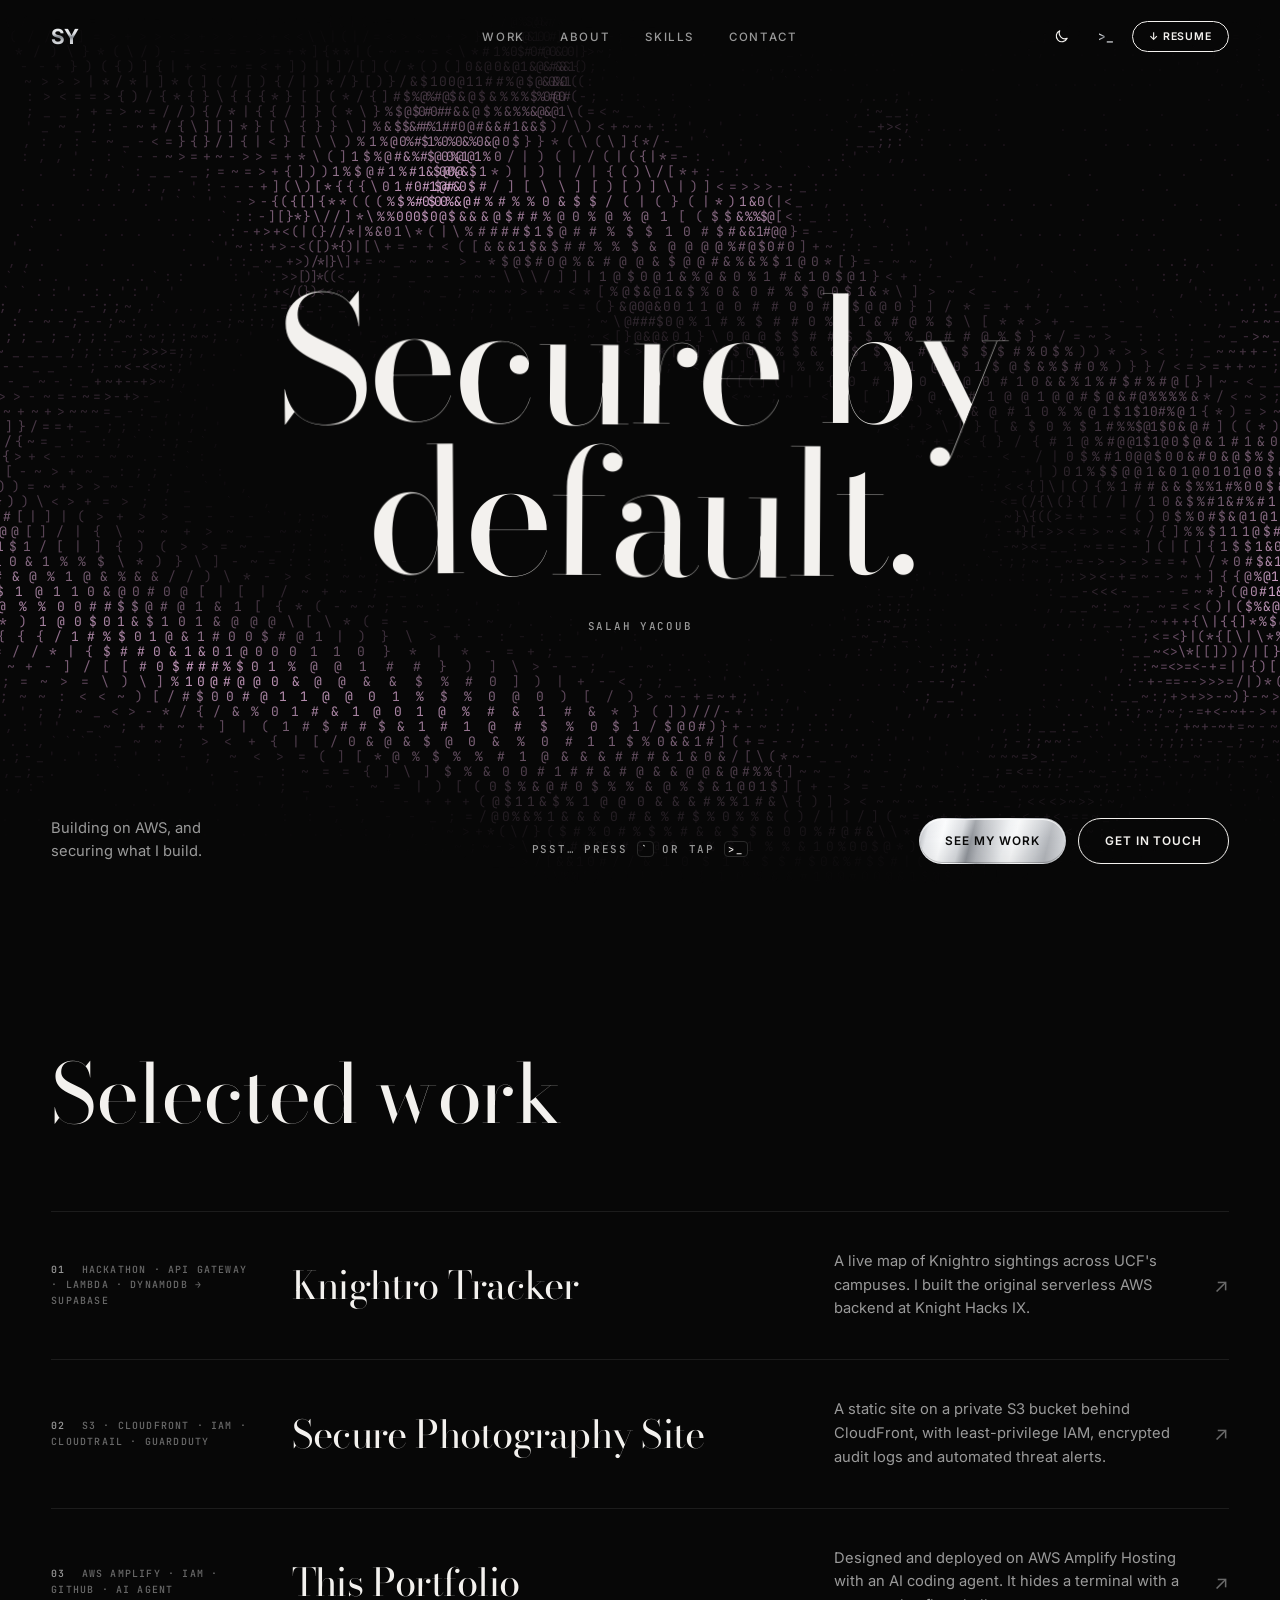
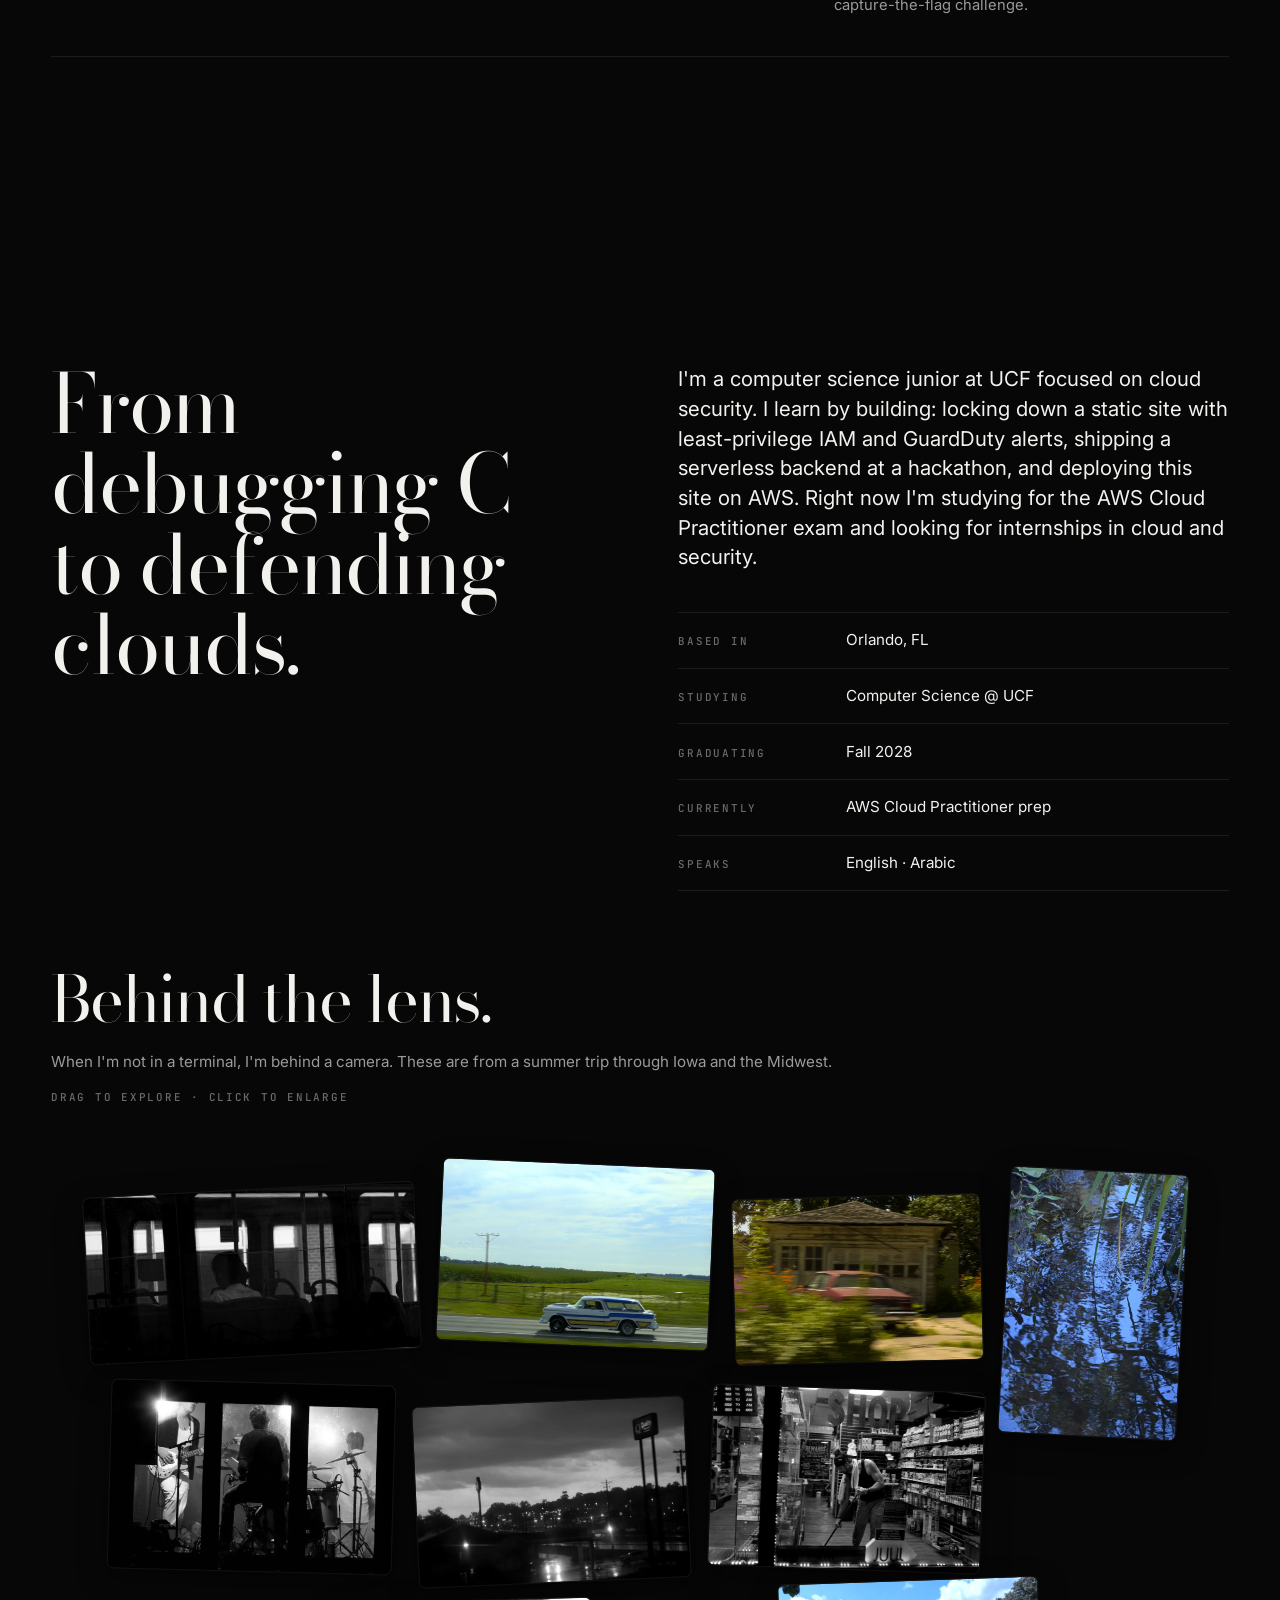
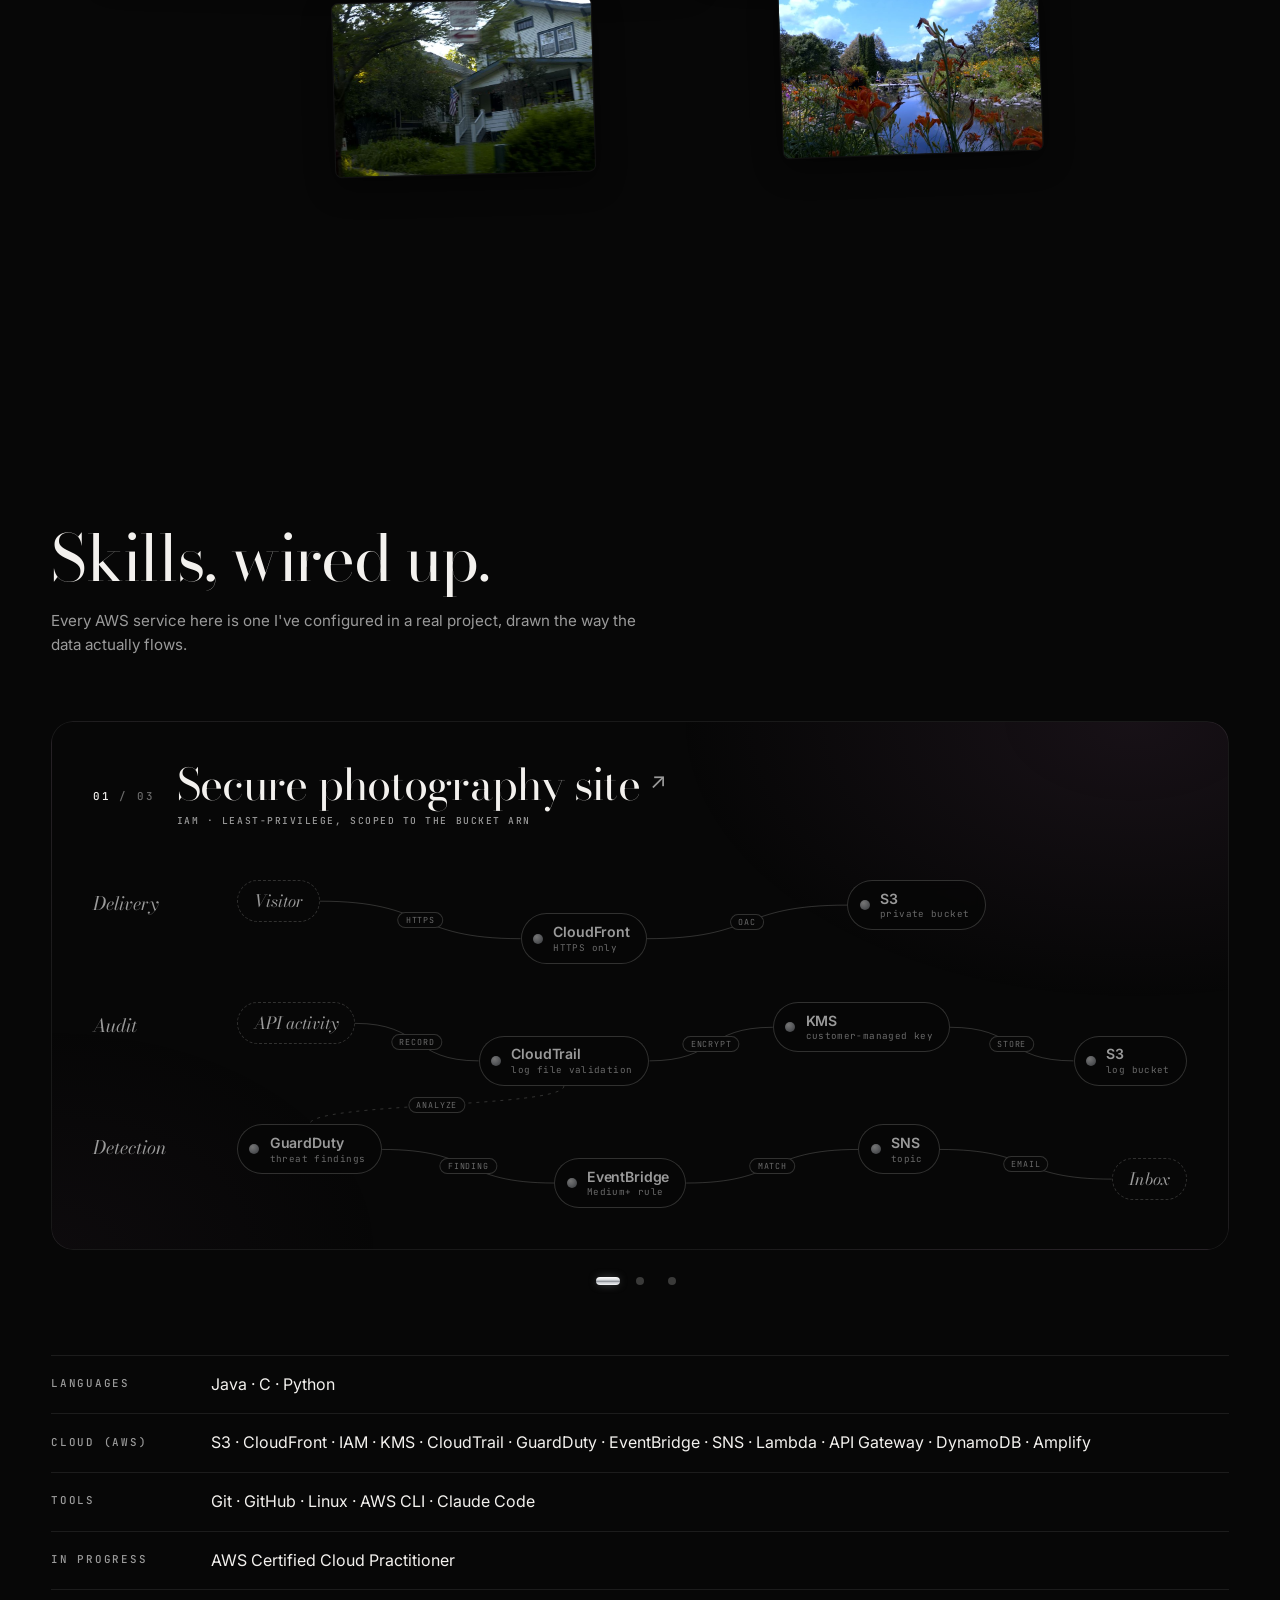
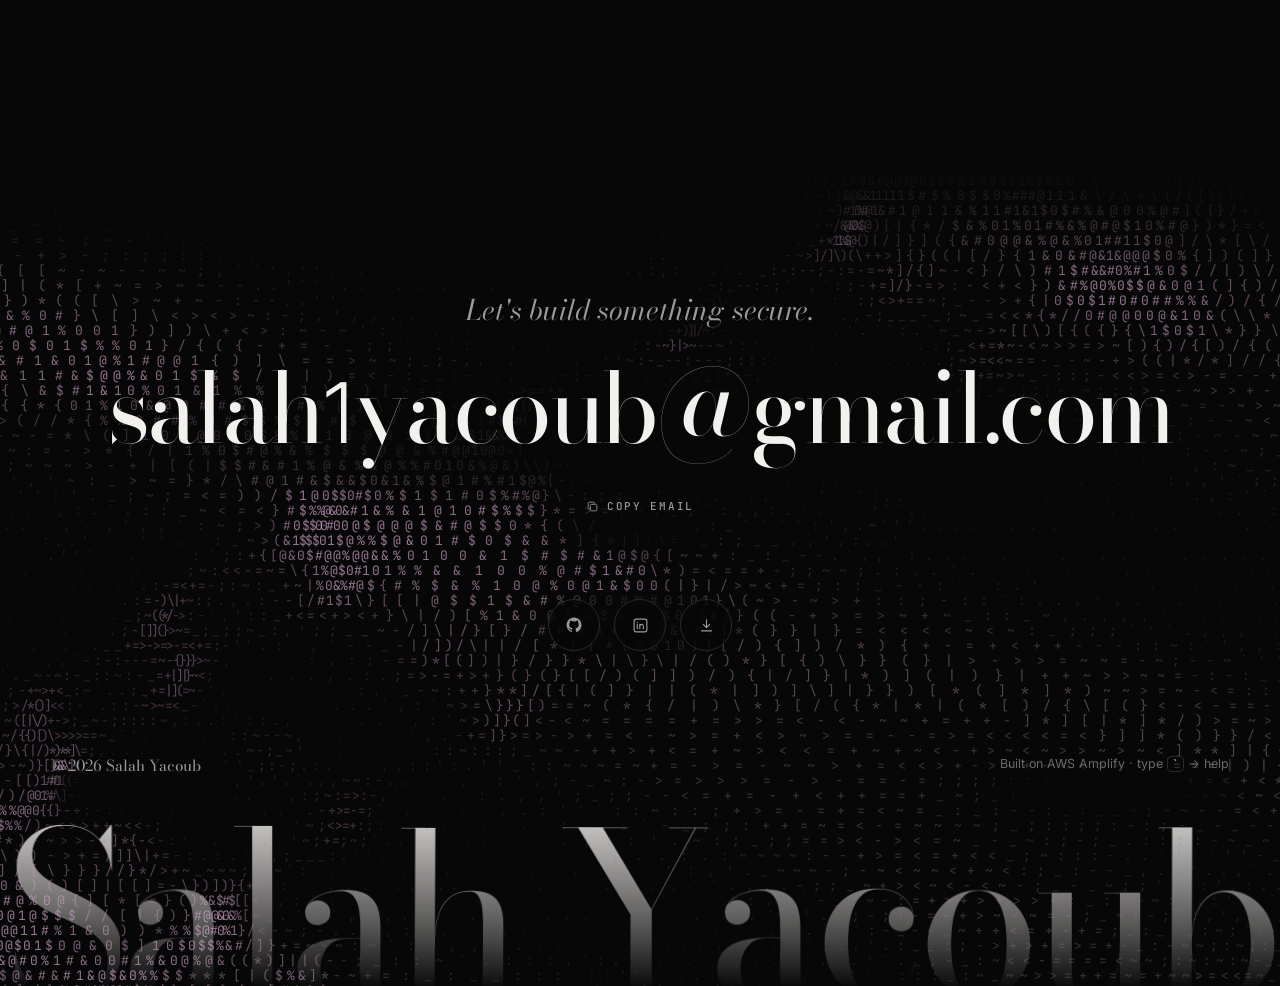
<file: index.html>
<!DOCTYPE html>
<html lang="en" data-theme="dark">
<head>
  <meta charset="utf-8">
  <meta name="viewport" content="width=device-width, initial-scale=1">
  <title>Salah Yacoub | Secure by default.</title>
  <meta name="description" content="Salah Yacoub - CS junior at UCF focused on cloud security. Projects, skills, and a terminal mode with a hidden CTF.">
  <meta name="theme-color" content="#070707">
  <link rel="icon" href="assets/favicon.svg" type="image/svg+xml">
  <link rel="preconnect" href="https://fonts.googleapis.com">
  <link rel="preconnect" href="https://fonts.gstatic.com" crossorigin>
  <link rel="stylesheet" href="https://fonts.googleapis.com/css2?family=Bodoni+Moda:ital,opsz,wght@0,6..96,400..600;1,6..96,400..600&family=Inter:wght@400;500;600&family=JetBrains+Mono:wght@400;500&display=swap">
  <!-- ?v= forces browsers to fetch the new file instead of a cached old one -->
  <link rel="stylesheet" href="css/style.css?v=65">
  <script>
    // Apply saved theme before paint to avoid a flash.
    (function () {
      try { var t = localStorage.getItem("theme"); if (t) document.documentElement.dataset.theme = t; } catch (e) {}
      var m = document.querySelector('meta[name="theme-color"]'); if (m) m.content = document.documentElement.dataset.theme === "light" ? "#f3f1ec" : "#070707";
    })();
  </script>
</head>
<body>
  <a class="skip-link" href="#main">Skip to content</a>

  <header class="nav" id="nav">
    <a class="nav__logo" href="#top" aria-label="Salah Yacoub, home">SY</a>
    <nav aria-label="Primary">
      <ul class="nav__links">
        <li><a href="#projects">Work</a></li>
        <li><a href="#about">About</a></li>
        <li><a href="#skills">Skills</a></li>
        <li><a href="#contact">Contact</a></li>
      </ul>
    </nav>
    <div class="nav__actions">
      <button class="icon-btn" id="theme-toggle" type="button" aria-label="Toggle light/dark theme" title="Toggle theme">
        <svg viewBox="0 0 24 24" width="17" height="17" aria-hidden="true"><path d="M20 14.5A8 8 0 0 1 9.5 4a8 8 0 1 0 10.5 10.5Z" fill="none" stroke="currentColor" stroke-width="1.6" stroke-linejoin="round"/></svg>
      </button>
      <button class="icon-btn icon-btn--term" id="term-toggle" type="button"
              aria-controls="terminal" aria-expanded="false" title="Terminal mode ( ` )">
        <span aria-hidden="true">&gt;_</span><span class="sr-only">Open terminal mode</span>
      </button>
      <a class="pill pill--sm nav__resume" href="assets/resume.pdf" download><span aria-hidden="true">&darr;</span> Resume</a>
    </div>
  </header>

  <main id="main">
    <!-- HERO (experiment: a rough sea of code symbols, js/glyph-sea.js; the orb is hidden) -->
    <section class="hero hero--glyphs" id="top" aria-labelledby="hero-h">
      <div class="hero__orb" id="hero-orb" aria-hidden="true"><div class="hero__glow"></div><div class="hero__grain"></div></div>
      <canvas class="hero__lines" id="hero-lines" aria-hidden="true"></canvas>
      <div class="hero__center">
        <div class="hero__titlewrap" id="hero-titlewrap">
          <h1 class="hero__title" id="hero-h">Secure by<br>default.</h1>
          <p class="label hero__kicker">Salah Yacoub</p>
          <!-- inverted copy, masked to the orb by js/hero.js -->
          <div class="hero__inv" aria-hidden="true">
            <p class="hero__title">Secure by<br>default.</p>
            <p class="label hero__kicker">Salah Yacoub</p>
          </div>
        </div>
      </div>
      <div class="hero__bottom">
        <p class="hero__intro">Building on AWS, and securing what I build.</p>
        <button class="hint label" type="button" id="hint">psst&hellip; press <kbd>`</kbd> or tap <kbd>&gt;_</kbd></button>
        <div class="hero__ctas">
          <a class="pill pill--grad" href="#projects">See my work</a>
          <a class="pill" href="#contact">Get in touch</a>
        </div>
      </div>
    </section>

    <!-- WORK -->
    <section class="section" id="projects" aria-labelledby="work-h">
      <div class="container">
        <h2 class="display" id="work-h">Selected work</h2>
        <ol class="work">
          <li>
            <a class="work__row" href="knightro.html" data-preview="knightro-tracker">
              <span class="work__meta label"><b>01</b> HACKATHON &middot; API GATEWAY &middot; LAMBDA &middot; DYNAMODB → SUPABASE</span>
              <h3 class="work__title">Knightro Tracker</h3>
              <p class="work__desc">A live map of Knightro sightings across UCF's campuses. I built the original serverless AWS backend at Knight Hacks IX.</p>
              <span class="work__arrow" aria-hidden="true">&#8599;</span>
            </a>
          </li>
          <li>
            <a class="work__row" href="s3-site.html" data-preview="photo-site">
              <span class="work__meta label"><b>02</b> S3 &middot; CLOUDFRONT &middot; IAM &middot; CLOUDTRAIL &middot; GUARDDUTY</span>
              <h3 class="work__title">Secure Photography Site</h3>
              <p class="work__desc">A static site on a private S3 bucket behind CloudFront, with least-privilege IAM, encrypted audit logs and automated threat alerts.</p>
              <span class="work__arrow" aria-hidden="true">&#8599;</span>
            </a>
          </li>
          <li>
            <a class="work__row" href="portfolio.html" data-preview="this-portfolio">
              <span class="work__meta label"><b>03</b> AWS AMPLIFY &middot; IAM &middot; GITHUB &middot; AI AGENT</span>
              <h3 class="work__title">This Portfolio</h3>
              <p class="work__desc">Designed and deployed on AWS Amplify Hosting with an AI coding agent. It hides a terminal with a capture-the-flag challenge.</p>
              <span class="work__arrow" aria-hidden="true">&#8599;</span>
            </a>
          </li>
        </ol>
      </div>
      <!-- Hover preview: follows the cursor over the rows (mouse/trackpad only). js/work.js -->
      <div class="preview" id="preview" aria-hidden="true">
        <img src="assets/previews/photo-site.jpg" data-key="photo-site" alt="" width="800" height="462" decoding="async">
        <img src="assets/previews/knightro-tracker.jpg" data-key="knightro-tracker" alt="" width="800" height="460" decoding="async">
        <img src="assets/previews/this-portfolio.jpg?v=2" data-key="this-portfolio" alt="" width="800" height="459" decoding="async">
      </div>
    </section>

    <!-- ABOUT -->
    <section class="section about-sec" id="about" aria-labelledby="about-h">
      <div class="container about">
        <h2 class="display about__h" id="about-h">From debugging C to defending clouds.</h2>
        <div class="about__body">
          <p class="lead">I'm a computer science junior at UCF focused on cloud security. I learn by building: locking down a static site with least-privilege IAM and GuardDuty alerts, shipping a serverless backend at a hackathon, and deploying this site on AWS. Right now I'm studying for the AWS Cloud Practitioner exam and looking for internships in cloud and security.</p>
          <dl class="facts">
            <div class="facts__row"><dt class="label">Based in</dt><dd>Orlando, FL</dd></div>
            <div class="facts__row"><dt class="label">Studying</dt><dd>Computer Science @ UCF</dd></div>
            <div class="facts__row"><dt class="label">Graduating</dt><dd>Fall 2028</dd></div>
            <div class="facts__row"><dt class="label">Currently</dt><dd>AWS Cloud Practitioner prep</dd></div>
            <div class="facts__row"><dt class="label">Speaks</dt><dd>English &middot; Arabic</dd></div>
          </dl>
        </div>
      </div>
    </section>

    <!-- BEHIND THE LENS: drag the photos around (mouse or finger), click/tap to enlarge. js/lens.js -->
    <section class="section lens" id="lens" aria-labelledby="lens-h">
      <div class="container">
        <div class="lens__head">
          <h2 class="display lens__h" id="lens-h">Behind the lens.</h2>
          <p class="lens__sub">When I'm not in a terminal, I'm behind a camera. These are from a summer trip through Iowa and the Midwest.</p>
          <p class="label lens__hint"><span class="lens__hint-fine">Drag to explore &middot; Click to enlarge</span><span class="lens__hint-touch">Drag to explore &middot; Tap to enlarge</span></p>
        </div>
        <div class="lens__board" id="lens-board">
        <button class="lens__card" type="button" data-full="assets/lens/01-bus.jpg" style="--x:3%;--y:5%;--w:28%;--r:-3deg">
          <img src="assets/lens/thumbs/01-bus.jpg" alt="A lone passenger silhouetted inside a city bus, seen through its windows" width="800" height="402" loading="lazy" decoding="async" draggable="false">
        </button>
        <button class="lens__card" type="button" data-full="assets/lens/02-highway.jpg" style="--x:33%;--y:1%;--w:23%;--r:2.5deg">
          <img src="assets/lens/thumbs/02-highway.jpg" alt="A white custom station wagon with blue and gold stripes speeding past cornfields" width="800" height="535" loading="lazy" decoding="async" draggable="false">
        </button>
        <button class="lens__card" type="button" data-full="assets/lens/03-garage.jpg" style="--x:58%;--y:6%;--w:21%;--r:-1.5deg">
          <img src="assets/lens/thumbs/03-garage.jpg" alt="A red sedan in front of a weathered garage, blurred by motion and summer flowers" width="800" height="533" loading="lazy" decoding="async" draggable="false">
        </button>
        <button class="lens__card" type="button" data-full="assets/lens/06-reflection.jpg" style="--x:81%;--y:2%;--w:15%;--r:3deg">
          <img src="assets/lens/thumbs/06-reflection.jpg" alt="Trees and sky reflected in rippling water, with reeds hanging into the frame" width="533" height="800" loading="lazy" decoding="async" draggable="false">
        </button>
        <button class="lens__card" type="button" data-full="assets/lens/04-band.jpg" style="--x:5%;--y:34%;--w:24%;--r:1.5deg">
          <img src="assets/lens/thumbs/04-band.jpg" alt="A band on stage seen from behind through three backlit windows" width="800" height="533" loading="lazy" decoding="async" draggable="false">
        </button>
        <button class="lens__card" type="button" data-full="assets/lens/05-storm.jpg" style="--x:31%;--y:37%;--w:23%;--r:-2.5deg">
          <img src="assets/lens/thumbs/05-storm.jpg" alt="Storm clouds over a highway interchange at dusk, headlights on the wet road" width="800" height="533" loading="lazy" decoding="async" draggable="false">
        </button>
        <button class="lens__card" type="button" data-full="assets/lens/07-shop.jpg" style="--x:56%;--y:35%;--w:23%;--r:2deg">
          <img src="assets/lens/thumbs/07-shop.jpg" alt="A shop worker mopping the floor, seen through the store window at night" width="800" height="533" loading="lazy" decoding="async" draggable="false">
        </button>
        <button class="lens__card" type="button" data-full="assets/lens/08-porch.jpg" style="--x:24%;--y:67%;--w:22%;--r:-1.5deg">
          <img src="assets/lens/thumbs/08-porch.jpg" alt="A porch with an American flag on a tree-lined street, blurred from a passing car" width="800" height="533" loading="lazy" decoding="async" draggable="false">
        </button>
        <button class="lens__card" type="button" data-full="assets/lens/09-garden.jpg" style="--x:62%;--y:64%;--w:22%;--r:-2deg">
          <img src="assets/lens/thumbs/09-garden.jpg" alt="Orange lilies framing a pond and a small footbridge in a garden" width="800" height="533" loading="lazy" decoding="async" draggable="false">
        </button>
        </div>
      </div>
      <dialog class="lightbox" id="lightbox" aria-label="Photo viewer" tabindex="-1">
        <button class="lightbox__btn lightbox__close" type="button" data-act="close" aria-label="Close">&times;</button>
        <button class="lightbox__btn lightbox__prev" type="button" data-act="prev" aria-label="Previous photo">&larr;</button>
        <button class="lightbox__btn lightbox__next" type="button" data-act="next" aria-label="Next photo">&rarr;</button>
        <figure class="lightbox__fig">
          <img class="lightbox__img" id="lightbox-img" alt="">
          <figcaption class="label lightbox__cap" id="lightbox-cap"></figcaption>
        </figure>
      </dialog>
    </section>

    <!-- SKILLS: the AWS services I've used, drawn as the pipelines I built.
         One project per slide (swipe / dots / arrow keys); wires and the light-up are drawn by js/arch.js. -->
    <section class="section" id="skills" aria-labelledby="skills-h">
      <div class="container">
        <div class="arch__head">
          <h2 class="display arch__h" id="skills-h">Skills, wired up.</h2>
          <p class="arch__sub">Every AWS service here is one I've configured in a real project, drawn the way the data actually flows.</p>
        </div>
        <div class="arch" id="arch">
        <div class="arch__track" id="arch-track" tabindex="0" aria-roledescription="carousel" aria-label="Project architectures, 3 slides. Use the arrow keys to switch.">
          <article class="arch__slide" aria-roledescription="slide" aria-label="1 of 3: Secure photography site">
            <header class="arch__ghead">
              <p class="label arch__num">01 <span>/ 03</span></p>
              <h3 class="arch__title"><a href="s3-site.html">Secure photography site <span aria-hidden="true">&#8599;</span></a></h3>
              <p class="label arch__note">IAM &middot; least-privilege, scoped to the bucket ARN</p>
            </header>
            <div class="arch__stage">
              <svg class="arch__wires" aria-hidden="true"></svg>
              <div class="arch__vias" aria-hidden="true"></div>
              <div class="arch__lane"><p class="arch__lname">Delivery</p>
                <ol class="arch__chain" aria-label="Delivery: a visitor reaches CloudFront over HTTPS, which reads the private S3 bucket through Origin Access Control"><li class="fnode fnode--ext" data-id="v"><b>Visitor</b></li><li class="fnode" data-id="cf" data-via="HTTPS"><i aria-hidden="true"></i><span><b>CloudFront</b><small>HTTPS only</small></span></li><li class="fnode" data-id="s3" data-via="OAC"><i aria-hidden="true"></i><span><b>S3</b><small>private bucket</small></span></li></ol></div>
              <div class="arch__lane"><p class="arch__lname">Audit</p>
                <ol class="arch__chain" aria-label="Audit: account API activity is recorded by CloudTrail, encrypted with a customer-managed KMS key and stored in an S3 log bucket"><li class="fnode fnode--ext" data-id="api"><b>API activity</b></li><li class="fnode" data-id="ct" data-via="record"><i aria-hidden="true"></i><span><b>CloudTrail</b><small>log file validation</small></span></li><li class="fnode" data-id="kms" data-via="encrypt"><i aria-hidden="true"></i><span><b>KMS</b><small>customer-managed key</small></span></li><li class="fnode" data-id="logs" data-via="store"><i aria-hidden="true"></i><span><b>S3</b><small>log bucket</small></span></li></ol></div>
              <div class="arch__lane"><p class="arch__lname">Detection</p>
                <ol class="arch__chain" aria-label="Detection: GuardDuty analyzes CloudTrail events; its findings go to an EventBridge rule for Medium and High severity, which publishes to SNS and emails me"><li class="fnode" data-id="gd" data-from="ct" data-from-via="analyze"><i aria-hidden="true"></i><span><b>GuardDuty</b><small>threat findings</small></span></li><li class="fnode" data-id="eb" data-via="finding"><i aria-hidden="true"></i><span><b>EventBridge</b><small>Medium+ rule</small></span></li><li class="fnode" data-id="sns" data-via="match"><i aria-hidden="true"></i><span><b>SNS</b><small>topic</small></span></li><li class="fnode fnode--ext" data-id="inbox" data-via="email"><b>Inbox</b></li></ol></div>
            </div>
          </article>
          <article class="arch__slide" aria-roledescription="slide" aria-label="2 of 3: Knightro Tracker">
            <header class="arch__ghead">
              <p class="label arch__num">02 <span>/ 03</span></p>
              <h3 class="arch__title"><a href="knightro.html">Knightro Tracker <span aria-hidden="true">&#8599;</span></a></h3>
              <p class="label arch__note">Knight Hacks IX &middot; serverless, $0 when idle</p>
            </header>
            <div class="arch__stage">
              <svg class="arch__wires" aria-hidden="true"></svg>
              <div class="arch__vias" aria-hidden="true"></div>
              <div class="arch__lane"><p class="arch__lname">Request</p>
                <ol class="arch__chain" aria-label="Request: the browser calls an API Gateway HTTP API, which invokes Lambda functions that read and write DynamoDB"><li class="fnode fnode--ext" data-id="b"><b>Browser</b></li><li class="fnode" data-id="apigw" data-via="HTTPS"><i aria-hidden="true"></i><span><b>API Gateway</b><small>HTTP API · CORS</small></span></li><li class="fnode" data-id="fn" data-via="invoke"><i aria-hidden="true"></i><span><b>Lambda</b><small>validate · last 20 min</small></span></li><li class="fnode" data-id="ddb" data-via="read/write"><i aria-hidden="true"></i><span><b>DynamoDB</b><small>on-demand</small></span></li></ol></div>
            </div>
          </article>
          <article class="arch__slide" aria-roledescription="slide" aria-label="3 of 3: This portfolio">
            <header class="arch__ghead">
              <p class="label arch__num">03 <span>/ 03</span></p>
              <h3 class="arch__title"><a href="portfolio.html">This portfolio <span aria-hidden="true">&#8599;</span></a></h3>
              <p class="label arch__note">IAM &middot; MFA-protected agent user, never root</p>
            </header>
            <div class="arch__stage">
              <svg class="arch__wires" aria-hidden="true"></svg>
              <div class="arch__vias" aria-hidden="true"></div>
              <div class="arch__lane"><p class="arch__lname">Deploy</p>
                <ol class="arch__chain" aria-label="Deploy: a push to GitHub triggers an automatic Amplify Hosting deploy, served to you over HTTPS"><li class="fnode fnode--ext" data-id="gh"><b>GitHub</b><small>sa1aj/portfolio</small></li><li class="fnode" data-id="amp" data-via="push"><i aria-hidden="true"></i><span><b>Amplify Hosting</b><small>auto-deploy</small></span></li><li class="fnode fnode--ext" data-id="you" data-via="HTTPS"><b>You</b><small>right now</small></li></ol></div>
            </div>
          </article>
        </div>
        <div class="arch__dots" id="arch-dots">
          <button type="button" aria-label="Show 1: Secure photography site" aria-current="true"></button>
          <button type="button" aria-label="Show 2: Knightro Tracker"></button>
          <button type="button" aria-label="Show 3: This portfolio"></button>
        </div>
        </div>
        <dl class="stack">
          <div class="stack__row"><dt class="label">Languages</dt><dd>Java &middot; C &middot; Python</dd></div>
          <div class="stack__row"><dt class="label">Cloud (AWS)</dt><dd>S3 &middot; CloudFront &middot; IAM &middot; KMS &middot; CloudTrail &middot; GuardDuty &middot; EventBridge &middot; SNS &middot; Lambda &middot; API Gateway &middot; DynamoDB &middot; Amplify</dd></div>
          <div class="stack__row"><dt class="label">Tools</dt><dd>Git &middot; GitHub &middot; Linux &middot; AWS CLI &middot; Claude Code</dd></div>
          <div class="stack__row"><dt class="label">In progress</dt><dd>AWS Certified Cloud Practitioner</dd></div>
        </dl>
      </div>
    </section>
  </main>

  <!-- CONTACT / FOOTER -->
  <!-- CONTACT: big email + copy, icon links, then a huge name fading out over
       the hero's line field (js/footer.js draws the lines and handles copy). -->
  <footer class="contact contact--glyphs" id="contact" aria-labelledby="contact-h">
    <canvas class="contact__lines" id="contact-lines" aria-hidden="true"></canvas>
    <div class="container contact__inner">
      <h2 class="contact__lead" id="contact-h">Let's build something secure.</h2>
      <a class="contact__email" href="mailto:salah1yacoub@gmail.com" aria-label="Email salah1yacoub@gmail.com">salah<span class="contact__digit">1</span>yacoub@gmail.com</a>
      <button class="contact__copy label" type="button" id="copy-email" data-email="salah1yacoub@gmail.com">
        <svg viewBox="0 0 24 24" width="13" height="13" aria-hidden="true"><rect x="8" y="8" width="12" height="12" rx="2.5" fill="none" stroke="currentColor" stroke-width="1.6"/><path d="M16 8V6.5A2.5 2.5 0 0 0 13.5 4h-7A2.5 2.5 0 0 0 4 6.5v7A2.5 2.5 0 0 0 6.5 16H8" fill="none" stroke="currentColor" stroke-width="1.6"/></svg>
        <span id="copy-email-label">Copy email</span>
      </button>
      <ul class="contact__icons">
        <li><a href="https://github.com/sa1aj" target="_blank" rel="noopener" aria-label="GitHub" title="GitHub">
          <svg viewBox="0 0 24 24" width="18" height="18" aria-hidden="true"><path fill="currentColor" d="M12 2a10 10 0 0 0-3.16 19.49c.5.09.68-.22.68-.48v-1.7c-2.78.6-3.37-1.34-3.37-1.34-.45-1.16-1.11-1.47-1.11-1.47-.91-.62.07-.6.07-.6 1 .07 1.53 1.03 1.53 1.03.9 1.52 2.34 1.08 2.91.83.09-.65.35-1.08.63-1.33-2.22-.25-4.55-1.11-4.55-4.94 0-1.09.39-1.98 1.03-2.68-.1-.25-.45-1.27.1-2.65 0 0 .84-.27 2.75 1.02a9.56 9.56 0 0 1 5 0c1.91-1.29 2.75-1.02 2.75-1.02.55 1.38.2 2.4.1 2.65.64.7 1.03 1.59 1.03 2.68 0 3.84-2.34 4.68-4.57 4.93.36.31.68.92.68 1.85v2.74c0 .27.18.58.69.48A10 10 0 0 0 12 2Z"/></svg></a></li>
        <li><a href="https://www.linkedin.com/in/salah-eddin-yacoub-8050b4325/" target="_blank" rel="noopener" aria-label="LinkedIn" title="LinkedIn">
          <svg viewBox="0 0 24 24" width="17" height="17" aria-hidden="true"><rect x="3" y="3" width="18" height="18" rx="3" fill="none" stroke="currentColor" stroke-width="1.6"/><path d="M7.5 10.5v6M7.5 7.6v.1M11 16.5v-6M11 13.2c0-1.6 1-2.8 2.5-2.8s2.5 1 2.5 2.8v3.3" fill="none" stroke="currentColor" stroke-width="1.6" stroke-linecap="round"/></svg></a></li>
        <li><a href="assets/resume.pdf" download aria-label="Download resume" title="Resume (PDF)">
          <svg viewBox="0 0 24 24" width="17" height="17" aria-hidden="true"><path d="M12 4v11m0 0-4.5-4.5M12 15l4.5-4.5M5 19.5h14" fill="none" stroke="currentColor" stroke-width="1.6" stroke-linecap="round" stroke-linejoin="round"/></svg></a></li>
      </ul>
      <div class="contact__base">
        <span class="contact__copyright">&copy; 2026 Salah Yacoub</span>
        <span>Built on AWS Amplify &middot; type <kbd>`</kbd> &rarr; help</span>
      </div>
    </div>
    <p class="contact__name" aria-hidden="true">Salah Yacoub</p>
  </footer>

  <!-- TERMINAL (js/terminal.js depends on these ids) -->
  <section class="terminal" id="terminal" aria-label="Terminal mode" hidden>
    <div class="terminal__bar">
      <span class="terminal__dots" aria-hidden="true"><i></i><i></i><i></i></span>
      <span class="terminal__title"><span class="terminal__name">salah.sec</span><span class="terminal__sub mono">guest session</span></span>
      <button class="terminal__close" id="term-close" type="button" aria-label="Close terminal">&times;</button>
    </div>
    <div class="terminal__out mono" id="term-out" role="log" aria-live="polite"></div>
    <div class="terminal__chips" aria-label="Quick commands">
      <button type="button" data-cmd="help">help</button>
      <button type="button" data-cmd="whoami">whoami</button>
      <button type="button" data-cmd="ls projects">ls projects</button>
      <button type="button" data-cmd="ls">ls</button>
      <button type="button" data-cmd="cat about.txt">cat about.txt</button>
      <button type="button" data-cmd="clear">clear</button>
    </div>
    <form class="terminal__form mono" id="term-form" autocomplete="off">
      <label for="term-in" class="terminal__prompt">guest@salah.sec:~$</label>
      <input id="term-in" type="text" spellcheck="false" autocapitalize="off" autocorrect="off"
             aria-label="Terminal command input" enterkeyhint="send">
    </form>
  </section>

  <script src="js/terminal.js?v=8" defer></script>
  <script src="js/glyph-sea.js?v=3" defer></script>
  <script src="js/work.js?v=18" defer></script>
  <script src="js/reveal.js?v=7" defer></script>
  <script src="js/scroll.js?v=1" defer></script>
  <script src="js/lens.js?v=4" defer></script>
  <script src="js/arch.js?v=5" defer></script>
  <script src="js/footer.js?v=2" defer></script>
</body>
</html>
</file>
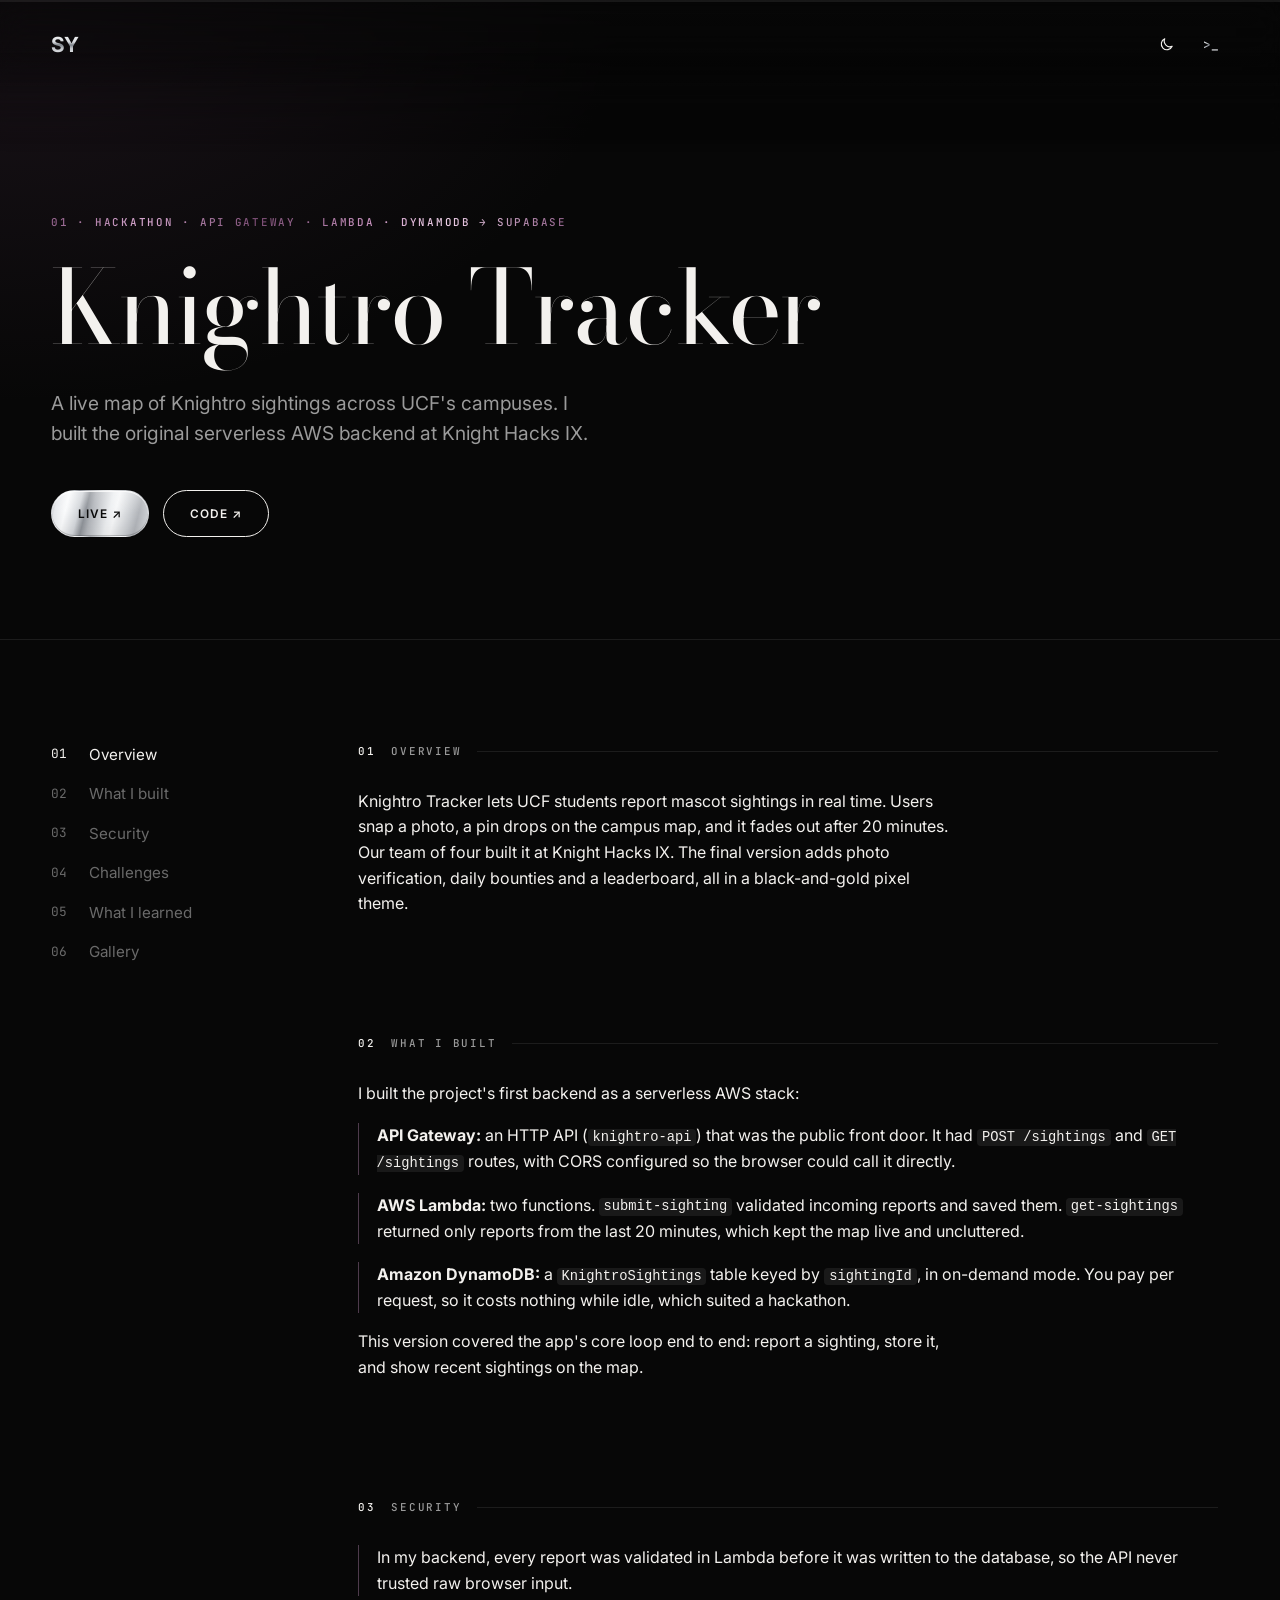
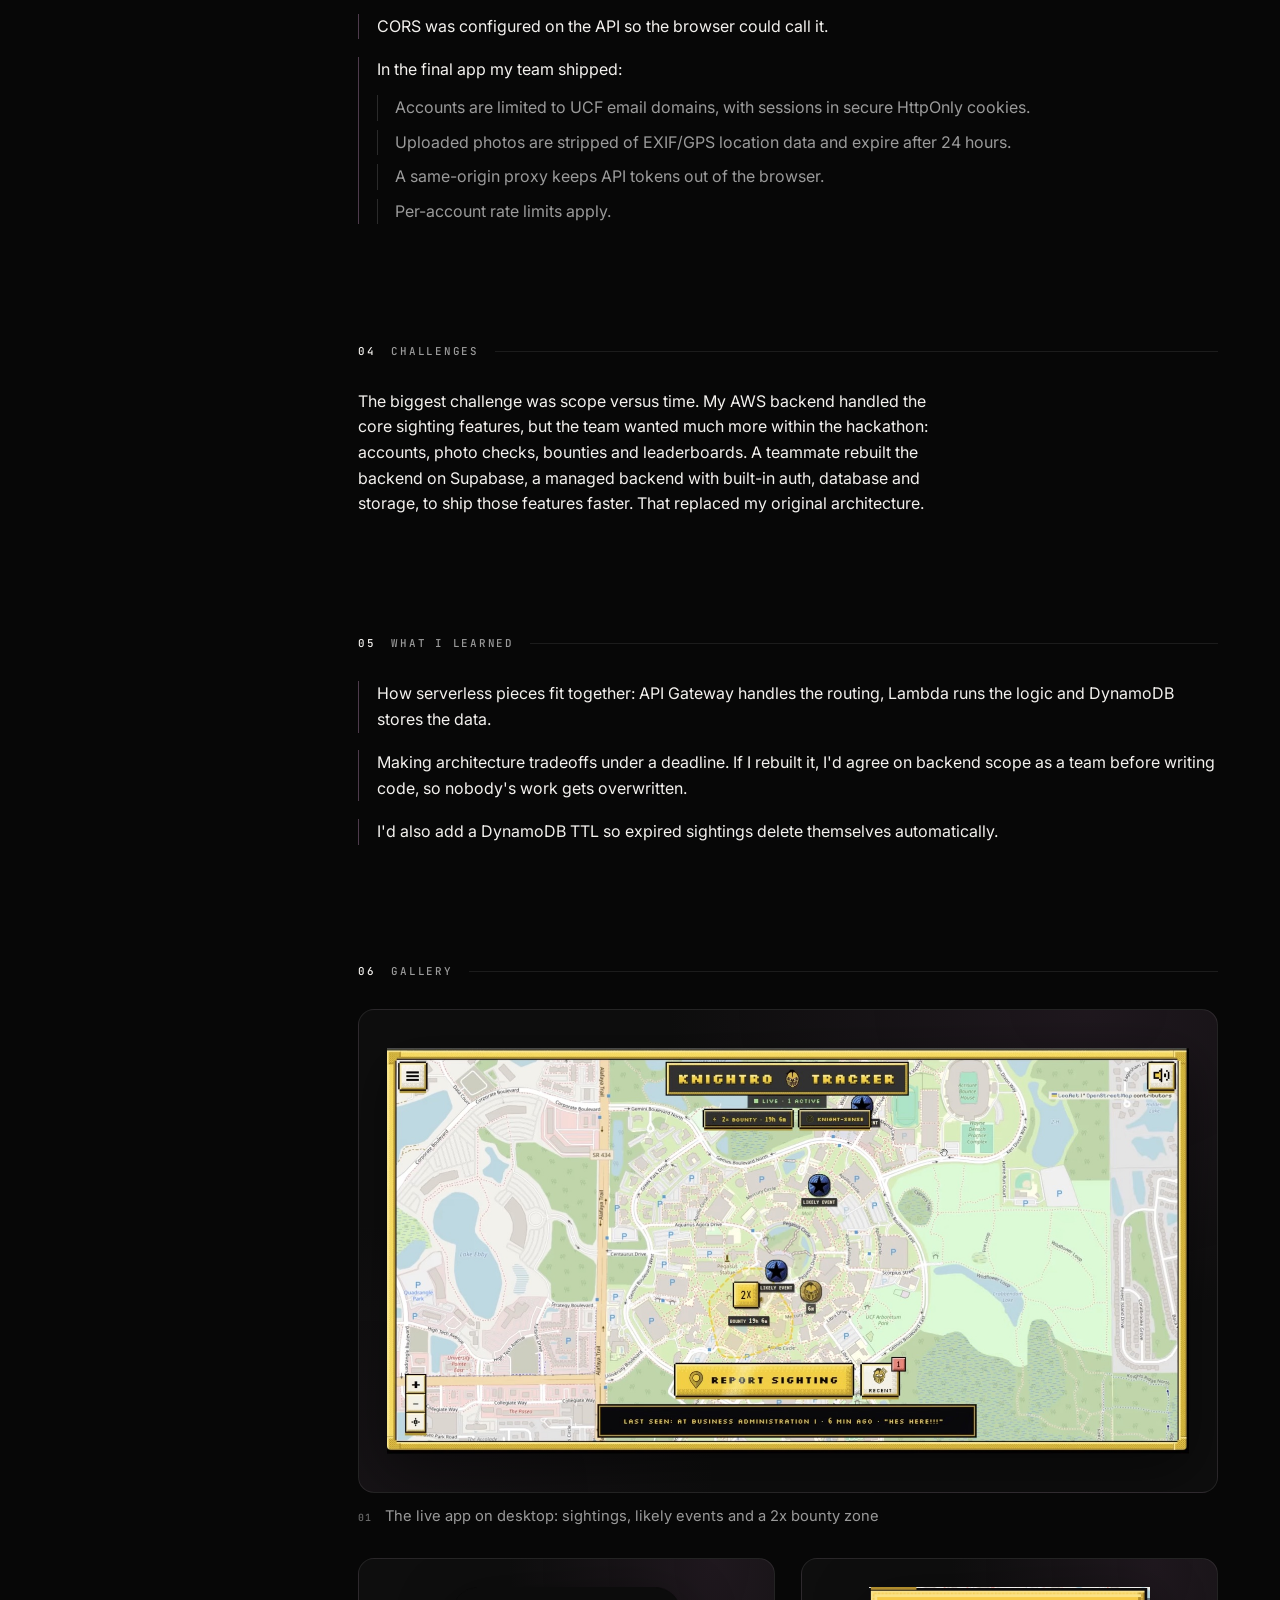
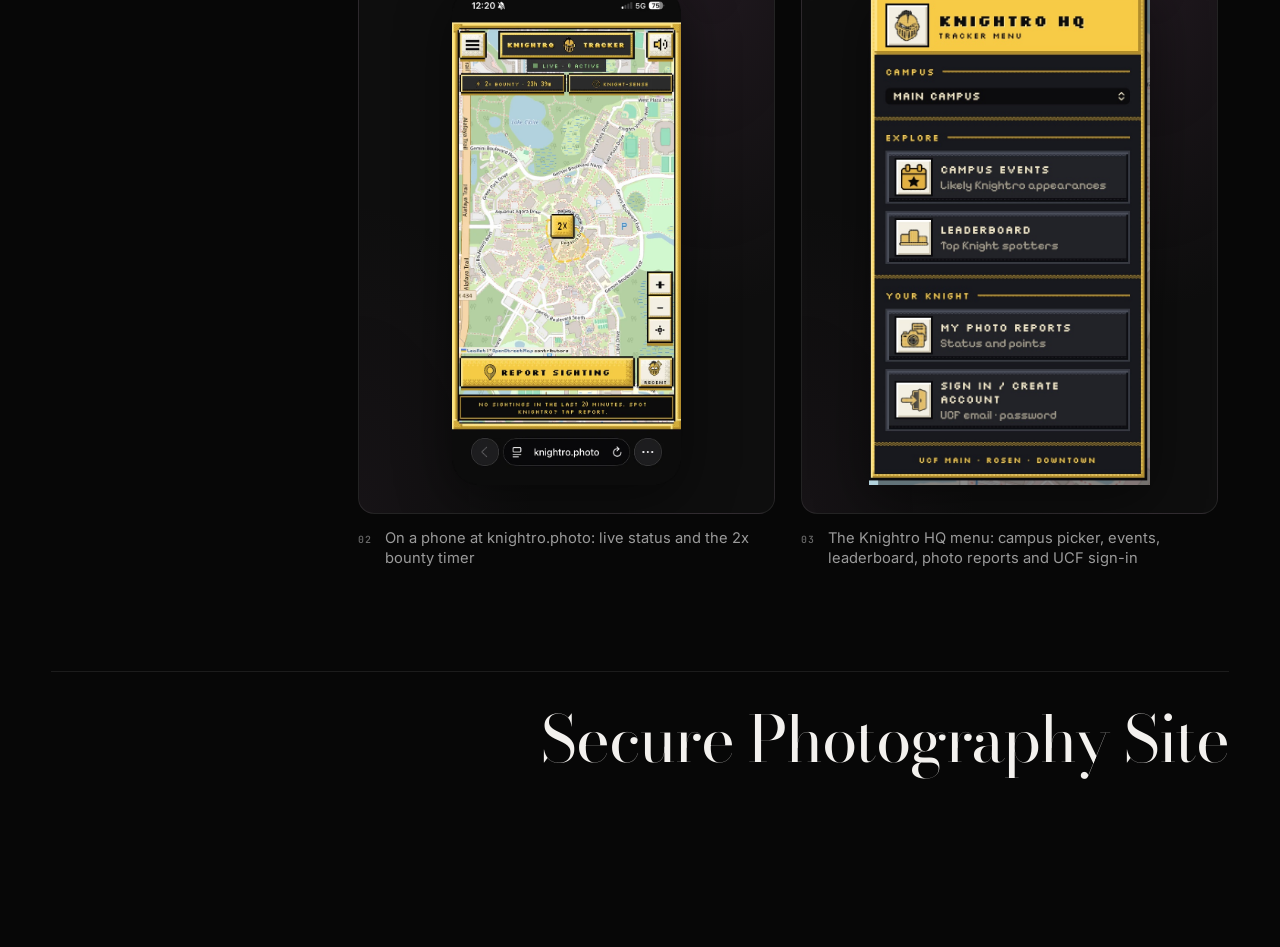
<file: knightro.html>
<!DOCTYPE html>
<html lang="en" data-theme="dark">
<head>
  <meta charset="utf-8">
  <meta name="viewport" content="width=device-width, initial-scale=1">
  <title>Knightro Tracker | Salah Yacoub</title>
  <meta name="description" content="A live map of Knightro sightings across UCF&#x27;s campuses. I built the original serverless AWS backend at Knight Hacks IX.">
  <meta name="theme-color" content="#070707">
  <link rel="icon" href="assets/favicon.svg" type="image/svg+xml">
  <link rel="preconnect" href="https://fonts.googleapis.com">
  <link rel="preconnect" href="https://fonts.gstatic.com" crossorigin>
  <link rel="stylesheet" href="https://fonts.googleapis.com/css2?family=Bodoni+Moda:ital,opsz,wght@0,6..96,400..600;1,6..96,400..600&family=Inter:wght@400;500;600&family=JetBrains+Mono:wght@400;500&display=swap">
  <link rel="stylesheet" href="css/style.css?v=65">
  <script>
    (function () { try { var t = localStorage.getItem("theme"); if (t) document.documentElement.dataset.theme = t; } catch (e) {} var m = document.querySelector('meta[name="theme-color"]'); if (m) m.content = document.documentElement.dataset.theme === "light" ? "#f3f1ec" : "#070707"; })();
  </script>
</head>
<body class="project">
  <a class="skip-link" href="#main">Skip to content</a>

  <div class="progress" aria-hidden="true"><span class="progress__bar" id="progress"></span></div>
  <header class="pnav">
    <a class="nav__logo" href="index.html" aria-label="Salah Yacoub, home">SY</a>
    <div class="nav__actions">
      <button class="icon-btn" id="theme-toggle" type="button" aria-label="Toggle light/dark theme" title="Toggle theme">
        <svg viewBox="0 0 24 24" width="17" height="17" aria-hidden="true"><path d="M20 14.5A8 8 0 0 1 9.5 4a8 8 0 1 0 10.5 10.5Z" fill="none" stroke="currentColor" stroke-width="1.6" stroke-linejoin="round"/></svg>
      </button>
      <button class="icon-btn icon-btn--term" id="term-toggle" type="button"
              aria-controls="terminal" aria-expanded="false" title="Terminal mode ( ` )">
        <span aria-hidden="true">&gt;_</span><span class="sr-only">Open terminal mode</span>
      </button>
    </div>
  </header>

  <main id="main">
    <section class="phero" aria-labelledby="ptitle">
      <div class="container">
        <p class="label phero__tags">01 · HACKATHON · API GATEWAY · LAMBDA · DYNAMODB → SUPABASE</p>
        <h1 class="display phero__title" id="ptitle">Knightro Tracker</h1>
        <p class="phero__sum">A live map of Knightro sightings across UCF's campuses. I built the original serverless AWS backend at Knight Hacks IX.</p>
        <div class="phero__ctas">
          <a class="pill pill--grad" href="https://knightro-tracker-frontend-teal.vercel.app/" target="_blank" rel="noopener">Live <span aria-hidden="true">&#8599;</span></a>
          <a class="pill" href="https://github.com/sa1aj/knightro-tracker" target="_blank" rel="noopener">Code <span aria-hidden="true">&#8599;</span></a>
        </div>
      </div>
    </section>

    <div class="pbody">
      <div class="container pgrid">
        <nav class="ptoc" aria-label="Sections">
          <ol>
            <li><a href="#overview"><span class="ptoc__n">01</span>Overview</a></li>
            <li><a href="#what-i-built"><span class="ptoc__n">02</span>What I built</a></li>
            <li><a href="#security"><span class="ptoc__n">03</span>Security</a></li>
            <li><a href="#challenges"><span class="ptoc__n">04</span>Challenges</a></li>
            <li><a href="#what-i-learned"><span class="ptoc__n">05</span>What I learned</a></li>
            <li><a href="#gallery"><span class="ptoc__n">06</span>Gallery</a></li>
          </ol>
        </nav>
        <div class="pcontent">
        <section class="pblock" id="overview" aria-labelledby="overview-h">
          <h2 class="label pblock__h" id="overview-h"><span class="pblock__n">01</span>Overview</h2>
          <div class="pblock__body">
<p>Knightro Tracker lets UCF students report mascot sightings in real time. Users snap a photo, a pin drops on the campus map, and it fades out after 20 minutes. Our team of four built it at Knight Hacks IX. The final version adds photo verification, daily bounties and a leaderboard, all in a black-and-gold pixel theme.</p>
          </div>
        </section>
        <section class="pblock" id="what-i-built" aria-labelledby="what-i-built-h">
          <h2 class="label pblock__h" id="what-i-built-h"><span class="pblock__n">02</span>What I built</h2>
          <div class="pblock__body">
<p>I built the project's first backend as a serverless AWS stack:</p>
<ul class="plist"><li><strong>API Gateway:</strong> an HTTP API (<code>knightro-api</code>) that was the public front door. It had <code>POST /sightings</code> and <code>GET /sightings</code> routes, with CORS configured so the browser could call it directly.</li><li><strong>AWS Lambda:</strong> two functions. <code>submit-sighting</code> validated incoming reports and saved them. <code>get-sightings</code> returned only reports from the last 20 minutes, which kept the map live and uncluttered.</li><li><strong>Amazon DynamoDB:</strong> a <code>KnightroSightings</code> table keyed by <code>sightingId</code>, in on-demand mode. You pay per request, so it costs nothing while idle, which suited a hackathon.</li></ul>
<p>This version covered the app's core loop end to end: report a sighting, store it, and show recent sightings on the map.</p>
          </div>
        </section>
        <section class="pblock pblock--security" id="security" aria-labelledby="security-h">
          <h2 class="label pblock__h" id="security-h"><span class="pblock__n">03</span>Security</h2>
          <div class="pblock__body">
<ul class="plist"><li>In my backend, every report was validated in Lambda before it was written to the database, so the API never trusted raw browser input.</li><li>CORS was configured on the API so the browser could call it.</li><li>In the final app my team shipped:<ul class="plist plist--sub"><li>Accounts are limited to UCF email domains, with sessions in secure HttpOnly cookies.</li><li>Uploaded photos are stripped of EXIF/GPS location data and expire after 24 hours.</li><li>A same-origin proxy keeps API tokens out of the browser.</li><li>Per-account rate limits apply.</li></ul></li></ul>
          </div>
        </section>
        <section class="pblock" id="challenges" aria-labelledby="challenges-h">
          <h2 class="label pblock__h" id="challenges-h"><span class="pblock__n">04</span>Challenges</h2>
          <div class="pblock__body">
<p>The biggest challenge was scope versus time. My AWS backend handled the core sighting features, but the team wanted much more within the hackathon: accounts, photo checks, bounties and leaderboards. A teammate rebuilt the backend on Supabase, a managed backend with built-in auth, database and storage, to ship those features faster. That replaced my original architecture.</p>
          </div>
        </section>
        <section class="pblock" id="what-i-learned" aria-labelledby="what-i-learned-h">
          <h2 class="label pblock__h" id="what-i-learned-h"><span class="pblock__n">05</span>What I learned</h2>
          <div class="pblock__body">
<ul class="plist"><li>How serverless pieces fit together: API Gateway handles the routing, Lambda runs the logic and DynamoDB stores the data.</li><li>Making architecture tradeoffs under a deadline. If I rebuilt it, I'd agree on backend scope as a team before writing code, so nobody's work gets overwritten.</li><li>I'd also add a DynamoDB TTL so expired sightings delete themselves automatically.</li></ul>
          </div>
        </section>
        <section class="pblock pblock--gallery" id="gallery" aria-labelledby="gallery-h">
          <h2 class="label pblock__h" id="gallery-h"><span class="pblock__n">06</span>Gallery</h2>
          <div class="gallery">
          <figure class="gallery__item">
            <a href="assets/projects/knightro/live-desktop.jpg"><img src="assets/projects/knightro/live-desktop.jpg" alt="The live app on desktop: sightings, likely events and a 2x bounty zone" width="1600" height="810" loading="lazy" decoding="async"></a>
            <figcaption class="label">The live app on desktop: sightings, likely events and a 2x bounty zone</figcaption>
          </figure>
          <figure class="gallery__item">
            <a href="assets/projects/knightro/live-phone.webp?v=2"><img src="assets/projects/knightro/live-phone.webp?v=2" alt="On a phone at knightro.photo: live status and the 2x bounty timer" width="603" height="1311" loading="lazy" decoding="async"></a>
            <figcaption class="label">On a phone at knightro.photo: live status and the 2x bounty timer</figcaption>
          </figure>
          <figure class="gallery__item">
            <a href="assets/projects/knightro/menu.jpg"><img src="assets/projects/knightro/menu.jpg" alt="The Knightro HQ menu: campus picker, events, leaderboard, photo reports and UCF sign-in" width="616" height="1090" loading="lazy" decoding="async"></a>
            <figcaption class="label">The Knightro HQ menu: campus picker, events, leaderboard, photo reports and UCF sign-in</figcaption>
          </figure>
          </div>
        </section>
        </div>
      </div>
    </div>

    <nav class="container pnext" aria-label="Next project">
      <a href="s3-site.html">
        <span class="label">Next project <span aria-hidden="true">&rarr;</span></span>
        <span class="pnext__title">Secure Photography Site</span>
      </a>
    </nav>
  </main>

  <footer class="container pfoot label">
    <span>&copy; 2026 Salah Yacoub</span>
    <a href="index.html#contact">Get in touch &rarr;</a>
  </footer>
  <!-- TERMINAL (js/terminal.js depends on these ids) -->
  <section class="terminal" id="terminal" aria-label="Terminal mode" hidden>
    <div class="terminal__bar">
      <span class="terminal__dots" aria-hidden="true"><i></i><i></i><i></i></span>
      <span class="terminal__title"><span class="terminal__name">salah.sec</span><span class="terminal__sub mono">guest session</span></span>
      <button class="terminal__close" id="term-close" type="button" aria-label="Close terminal">&times;</button>
    </div>
    <div class="terminal__out mono" id="term-out" role="log" aria-live="polite"></div>
    <div class="terminal__chips" aria-label="Quick commands">
      <button type="button" data-cmd="help">help</button>
      <button type="button" data-cmd="whoami">whoami</button>
      <button type="button" data-cmd="ls projects">ls projects</button>
      <button type="button" data-cmd="ls">ls</button>
      <button type="button" data-cmd="cat about.txt">cat about.txt</button>
      <button type="button" data-cmd="clear">clear</button>
    </div>
    <form class="terminal__form mono" id="term-form" autocomplete="off">
      <label for="term-in" class="terminal__prompt">guest@salah.sec:~$</label>
      <input id="term-in" type="text" spellcheck="false" autocapitalize="off" autocorrect="off"
             aria-label="Terminal command input" enterkeyhint="send">
    </form>
  </section>

  <script src="js/terminal.js?v=8" defer></script>
  <script src="js/project.js?v=22" defer></script>
  <script src="js/reveal.js?v=7" defer></script>
</body>
</html>
</file>
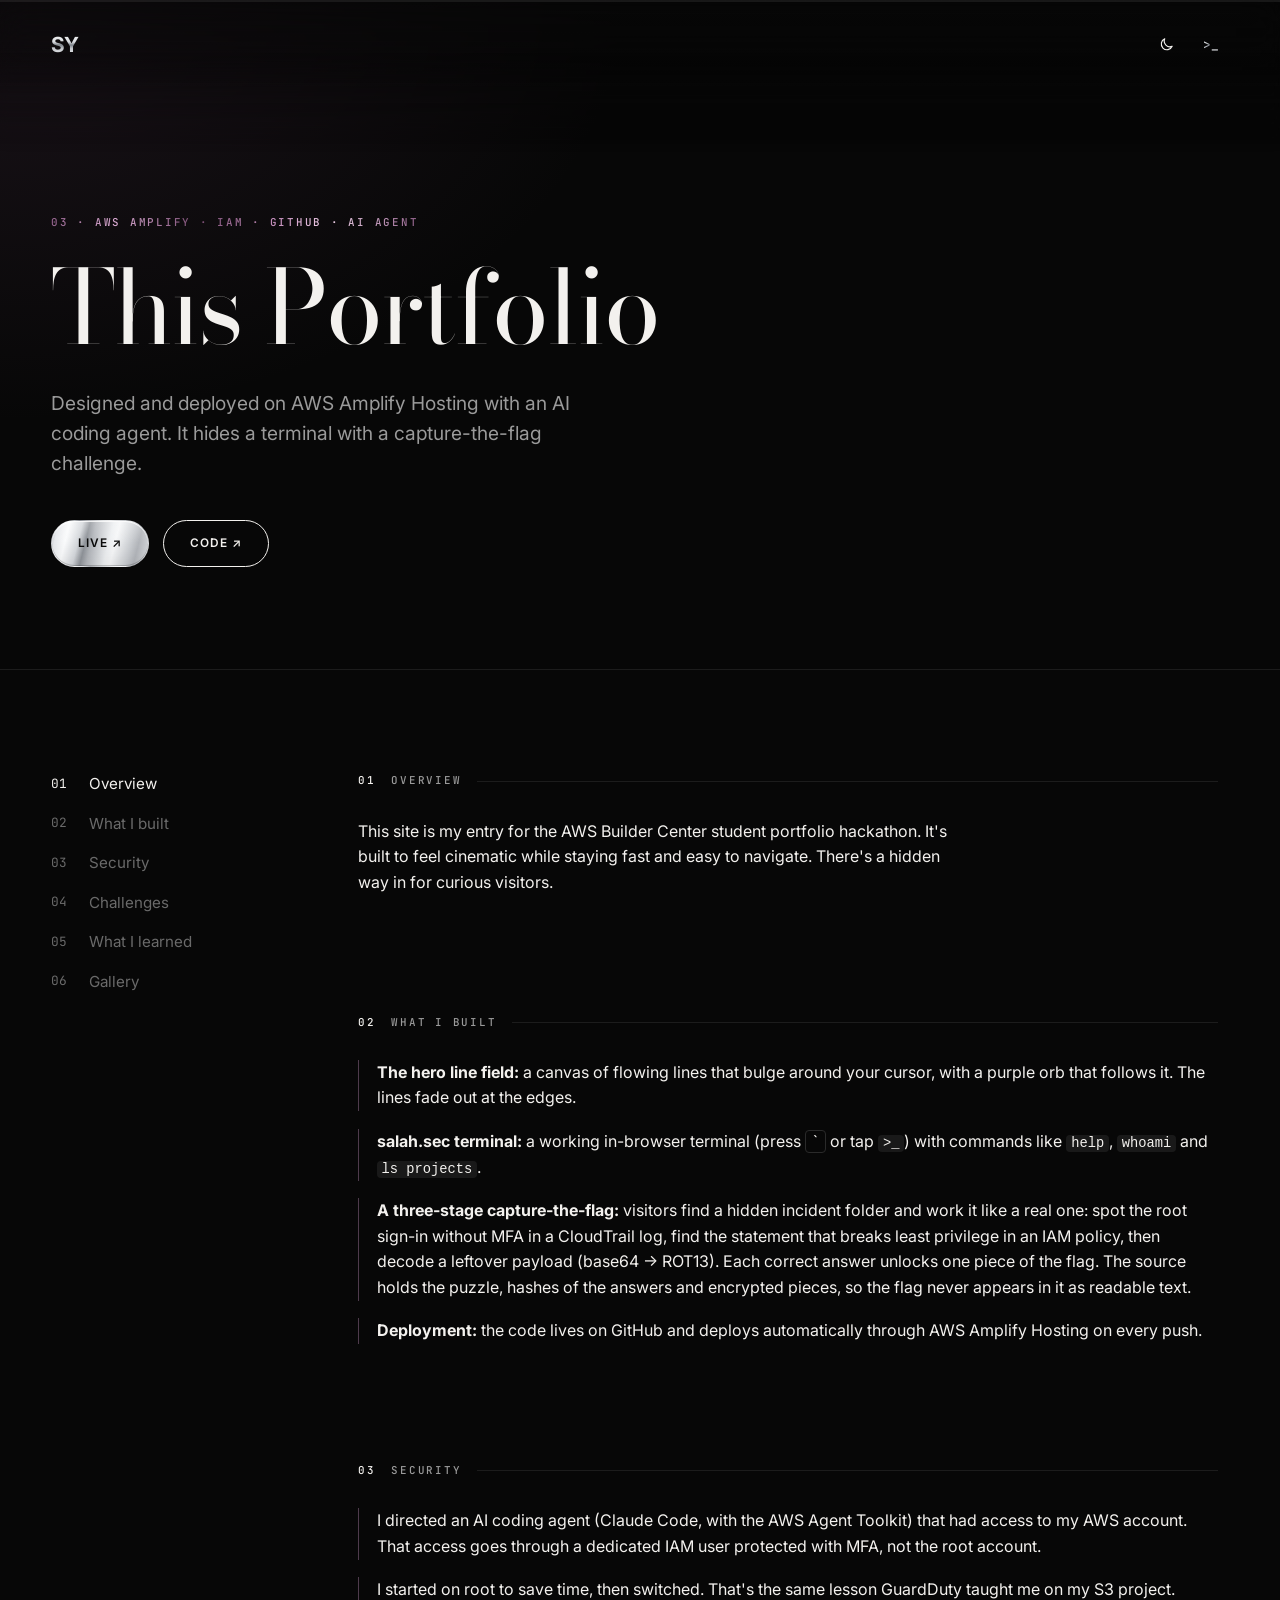
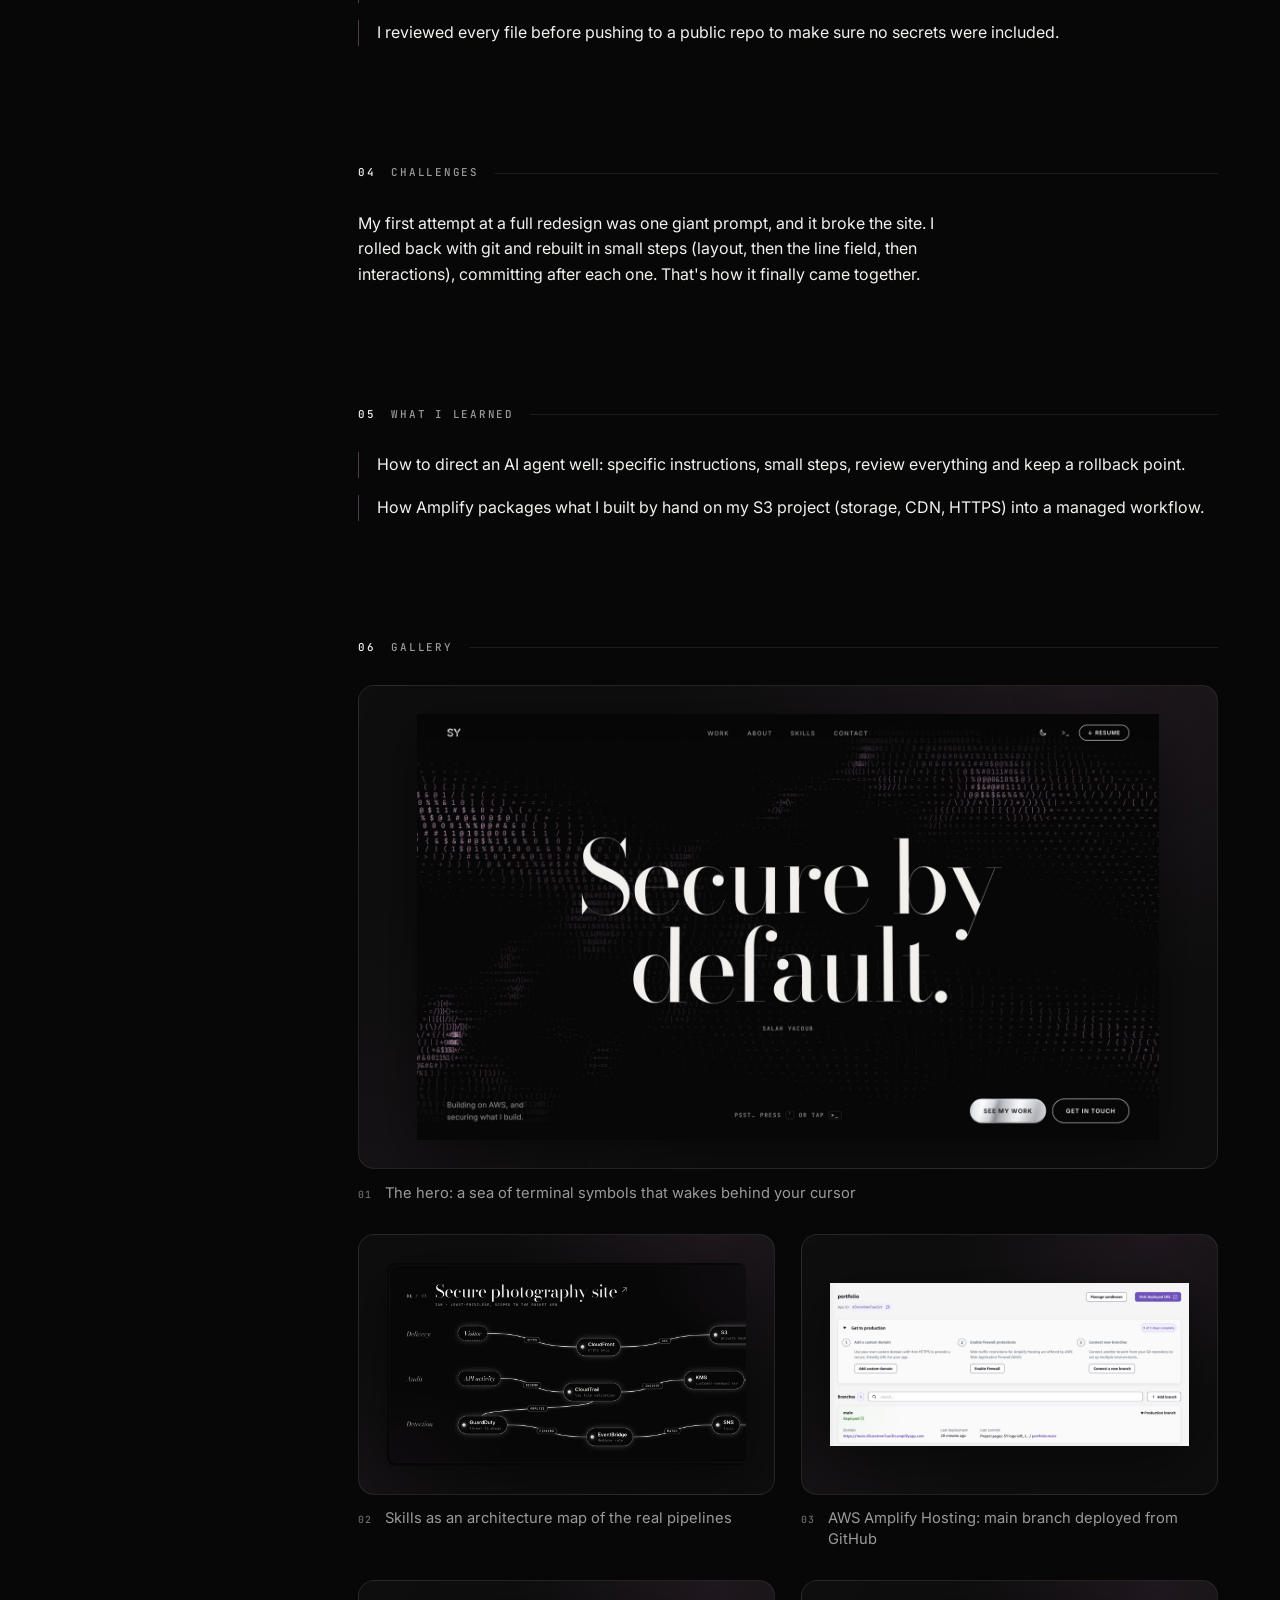
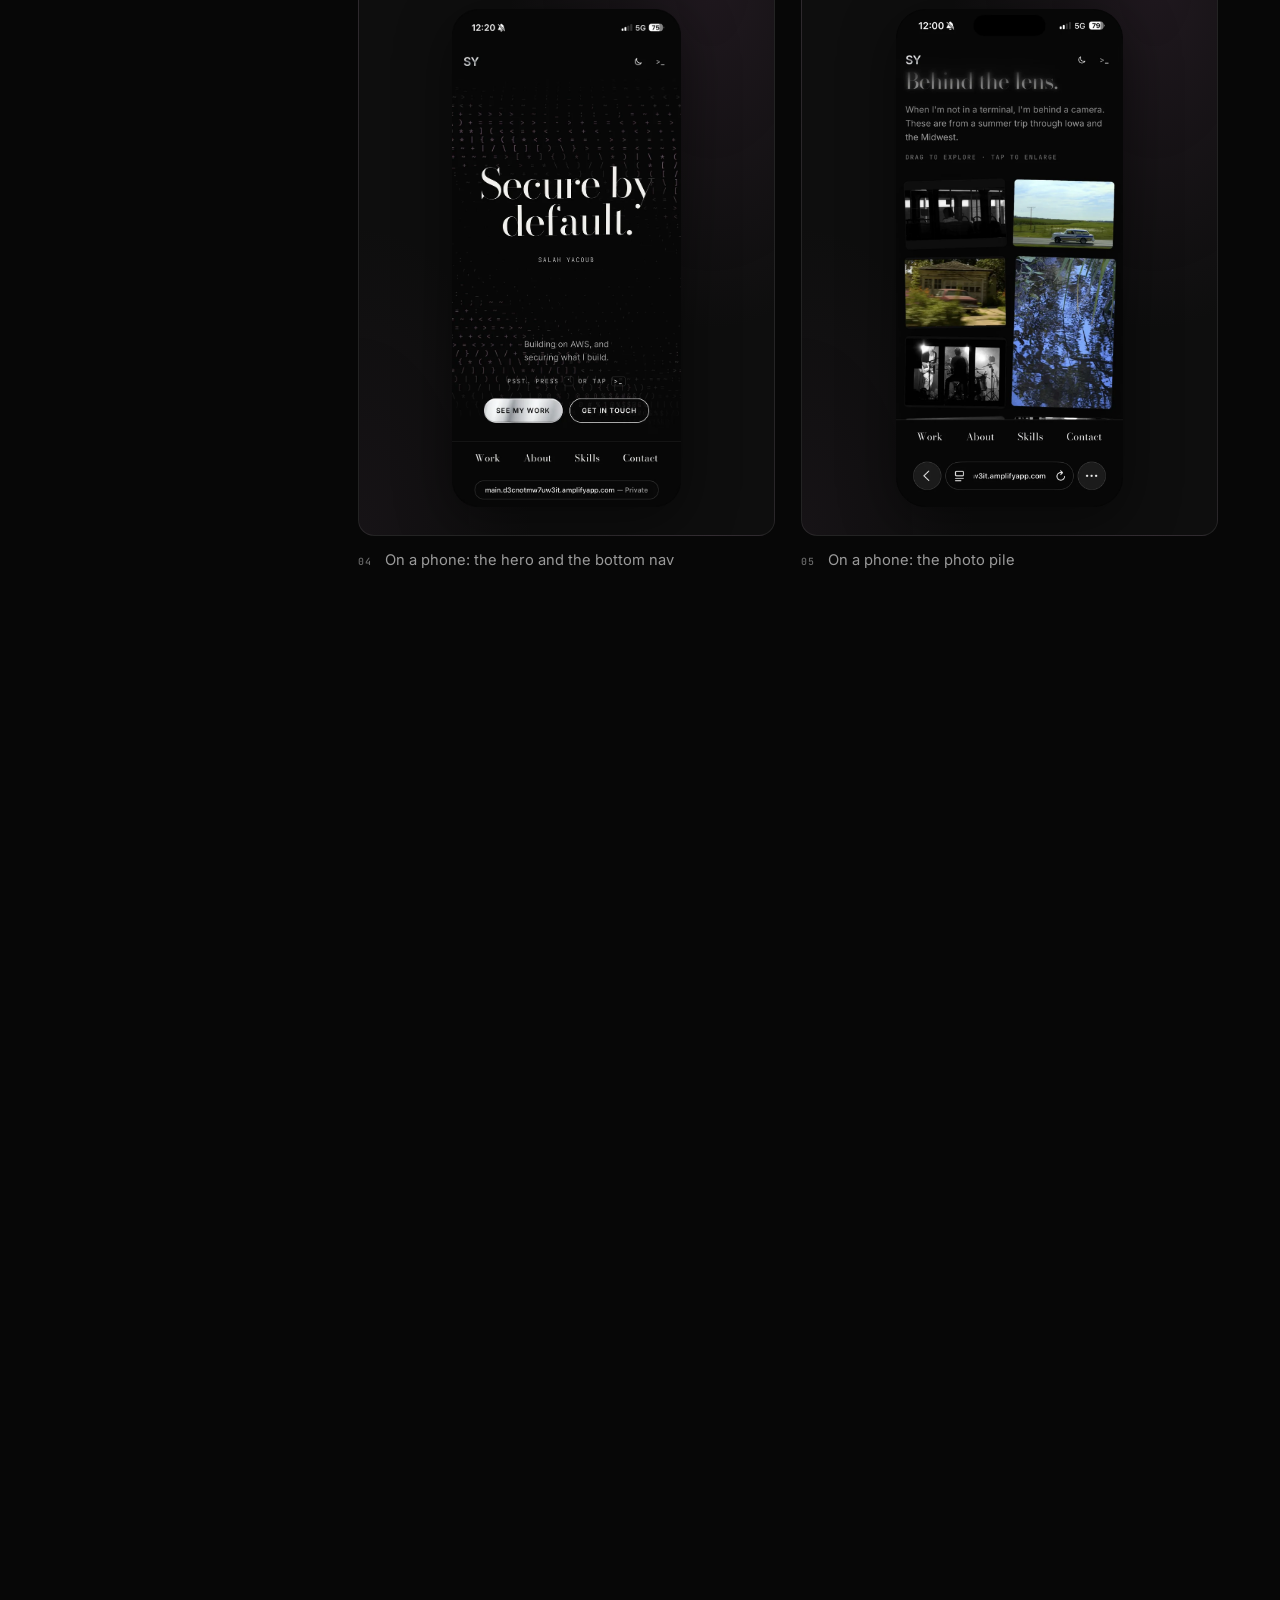
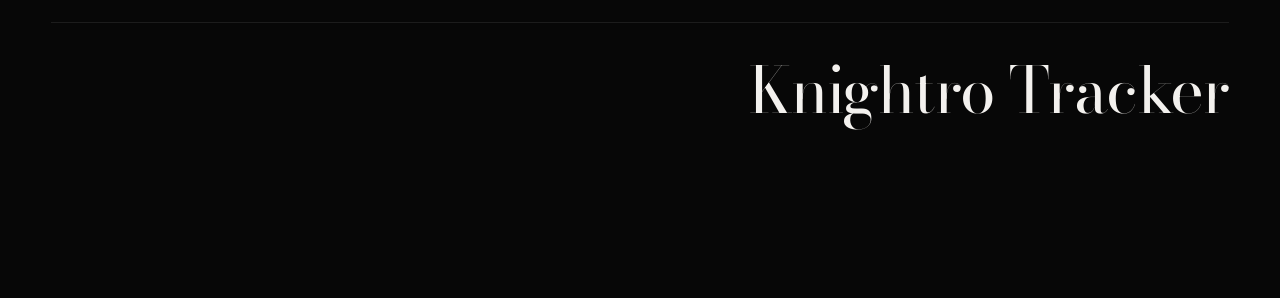
<file: portfolio.html>
<!DOCTYPE html>
<html lang="en" data-theme="dark">
<head>
  <meta charset="utf-8">
  <meta name="viewport" content="width=device-width, initial-scale=1">
  <title>This Portfolio | Salah Yacoub</title>
  <meta name="description" content="Designed and deployed on AWS Amplify Hosting with an AI coding agent. It hides a terminal with a capture-the-flag challenge.">
  <meta name="theme-color" content="#070707">
  <link rel="icon" href="assets/favicon.svg" type="image/svg+xml">
  <link rel="preconnect" href="https://fonts.googleapis.com">
  <link rel="preconnect" href="https://fonts.gstatic.com" crossorigin>
  <link rel="stylesheet" href="https://fonts.googleapis.com/css2?family=Bodoni+Moda:ital,opsz,wght@0,6..96,400..600;1,6..96,400..600&family=Inter:wght@400;500;600&family=JetBrains+Mono:wght@400;500&display=swap">
  <link rel="stylesheet" href="css/style.css?v=65">
  <script>
    (function () { try { var t = localStorage.getItem("theme"); if (t) document.documentElement.dataset.theme = t; } catch (e) {} var m = document.querySelector('meta[name="theme-color"]'); if (m) m.content = document.documentElement.dataset.theme === "light" ? "#f3f1ec" : "#070707"; })();
  </script>
</head>
<body class="project">
  <a class="skip-link" href="#main">Skip to content</a>

  <div class="progress" aria-hidden="true"><span class="progress__bar" id="progress"></span></div>
  <header class="pnav">
    <a class="nav__logo" href="index.html" aria-label="Salah Yacoub, home">SY</a>
    <div class="nav__actions">
      <button class="icon-btn" id="theme-toggle" type="button" aria-label="Toggle light/dark theme" title="Toggle theme">
        <svg viewBox="0 0 24 24" width="17" height="17" aria-hidden="true"><path d="M20 14.5A8 8 0 0 1 9.5 4a8 8 0 1 0 10.5 10.5Z" fill="none" stroke="currentColor" stroke-width="1.6" stroke-linejoin="round"/></svg>
      </button>
      <button class="icon-btn icon-btn--term" id="term-toggle" type="button"
              aria-controls="terminal" aria-expanded="false" title="Terminal mode ( ` )">
        <span aria-hidden="true">&gt;_</span><span class="sr-only">Open terminal mode</span>
      </button>
    </div>
  </header>

  <main id="main">
    <section class="phero" aria-labelledby="ptitle">
      <div class="container">
        <p class="label phero__tags">03 · AWS AMPLIFY · IAM · GITHUB · AI AGENT</p>
        <h1 class="display phero__title" id="ptitle">This Portfolio</h1>
        <p class="phero__sum">Designed and deployed on AWS Amplify Hosting with an AI coding agent. It hides a terminal with a capture-the-flag challenge.</p>
        <div class="phero__ctas">
          <a class="pill pill--grad" href="https://main.d3cnotmw7uw3it.amplifyapp.com" target="_blank" rel="noopener">Live <span aria-hidden="true">&#8599;</span></a>
          <a class="pill" href="https://github.com/sa1aj/portfolio" target="_blank" rel="noopener">Code <span aria-hidden="true">&#8599;</span></a>
        </div>
      </div>
    </section>

    <div class="pbody">
      <div class="container pgrid">
        <nav class="ptoc" aria-label="Sections">
          <ol>
            <li><a href="#overview"><span class="ptoc__n">01</span>Overview</a></li>
            <li><a href="#what-i-built"><span class="ptoc__n">02</span>What I built</a></li>
            <li><a href="#security"><span class="ptoc__n">03</span>Security</a></li>
            <li><a href="#challenges"><span class="ptoc__n">04</span>Challenges</a></li>
            <li><a href="#what-i-learned"><span class="ptoc__n">05</span>What I learned</a></li>
            <li><a href="#gallery"><span class="ptoc__n">06</span>Gallery</a></li>
          </ol>
        </nav>
        <div class="pcontent">
        <section class="pblock" id="overview" aria-labelledby="overview-h">
          <h2 class="label pblock__h" id="overview-h"><span class="pblock__n">01</span>Overview</h2>
          <div class="pblock__body">
<p>This site is my entry for the AWS Builder Center student portfolio hackathon. It's built to feel cinematic while staying fast and easy to navigate. There's a hidden way in for curious visitors.</p>
          </div>
        </section>
        <section class="pblock" id="what-i-built" aria-labelledby="what-i-built-h">
          <h2 class="label pblock__h" id="what-i-built-h"><span class="pblock__n">02</span>What I built</h2>
          <div class="pblock__body">
<ul class="plist"><li><strong>The hero line field:</strong> a canvas of flowing lines that bulge around your cursor, with a purple orb that follows it. The lines fade out at the edges.</li><li><strong>salah.sec terminal:</strong> a working in-browser terminal (press <kbd>`</kbd> or tap <code>&gt;_</code>) with commands like <code>help</code>, <code>whoami</code> and <code>ls projects</code>.</li><li><strong>A three-stage capture-the-flag:</strong> visitors find a hidden incident folder and work it like a real one: spot the root sign-in without MFA in a CloudTrail log, find the statement that breaks least privilege in an IAM policy, then decode a leftover payload (base64 → ROT13). Each correct answer unlocks one piece of the flag. The source holds the puzzle, hashes of the answers and encrypted pieces, so the flag never appears in it as readable text.</li><li><strong>Deployment:</strong> the code lives on GitHub and deploys automatically through AWS Amplify Hosting on every push.</li></ul>
          </div>
        </section>
        <section class="pblock pblock--security" id="security" aria-labelledby="security-h">
          <h2 class="label pblock__h" id="security-h"><span class="pblock__n">03</span>Security</h2>
          <div class="pblock__body">
<ul class="plist"><li>I directed an AI coding agent (Claude Code, with the AWS Agent Toolkit) that had access to my AWS account. That access goes through a dedicated IAM user protected with MFA, not the root account.</li><li>I started on root to save time, then switched. That's the same lesson GuardDuty taught me on my S3 project.</li><li>I reviewed every file before pushing to a public repo to make sure no secrets were included.</li></ul>
          </div>
        </section>
        <section class="pblock" id="challenges" aria-labelledby="challenges-h">
          <h2 class="label pblock__h" id="challenges-h"><span class="pblock__n">04</span>Challenges</h2>
          <div class="pblock__body">
<p>My first attempt at a full redesign was one giant prompt, and it broke the site. I rolled back with git and rebuilt in small steps (layout, then the line field, then interactions), committing after each one. That's how it finally came together.</p>
          </div>
        </section>
        <section class="pblock" id="what-i-learned" aria-labelledby="what-i-learned-h">
          <h2 class="label pblock__h" id="what-i-learned-h"><span class="pblock__n">05</span>What I learned</h2>
          <div class="pblock__body">
<ul class="plist"><li>How to direct an AI agent well: specific instructions, small steps, review everything and keep a rollback point.</li><li>How Amplify packages what I built by hand on my S3 project (storage, CDN, HTTPS) into a managed workflow.</li></ul>
          </div>
        </section>
        <section class="pblock pblock--gallery" id="gallery" aria-labelledby="gallery-h">
          <h2 class="label pblock__h" id="gallery-h"><span class="pblock__n">06</span>Gallery</h2>
          <div class="gallery">
          <figure class="gallery__item">
            <a href="assets/projects/portfolio/hero.jpg?v=2"><img src="assets/projects/portfolio/hero.jpg?v=2" alt="The hero: a sea of terminal symbols that wakes behind your cursor" width="1600" height="917" loading="lazy" decoding="async"></a>
            <figcaption class="label">The hero: a sea of terminal symbols that wakes behind your cursor</figcaption>
          </figure>
          <figure class="gallery__item">
            <a href="assets/projects/portfolio/skills-map.jpg?v=2"><img src="assets/projects/portfolio/skills-map.jpg?v=2" alt="Skills as an architecture map of the real pipelines" width="1600" height="678" loading="lazy" decoding="async"></a>
            <figcaption class="label">Skills as an architecture map of the real pipelines</figcaption>
          </figure>
          <figure class="gallery__item">
            <a href="assets/projects/portfolio/amplify-deployed.jpg"><img src="assets/projects/portfolio/amplify-deployed.jpg" alt="AWS Amplify Hosting: main branch deployed from GitHub" width="1600" height="725" loading="lazy" decoding="async"></a>
            <figcaption class="label">AWS Amplify Hosting: main branch deployed from GitHub</figcaption>
          </figure>
          <figure class="gallery__item">
            <a href="assets/projects/portfolio/phone-hero.webp"><img src="assets/projects/portfolio/phone-hero.webp" alt="On a phone: the hero and the bottom nav" width="603" height="1311" loading="lazy" decoding="async"></a>
            <figcaption class="label">On a phone: the hero and the bottom nav</figcaption>
          </figure>
          <figure class="gallery__item">
            <a href="assets/projects/portfolio/phone-lens.webp"><img src="assets/projects/portfolio/phone-lens.webp" alt="On a phone: the photo pile" width="728" height="1600" loading="lazy" decoding="async"></a>
            <figcaption class="label">On a phone: the photo pile</figcaption>
          </figure>
          <figure class="gallery__item">
            <a href="assets/projects/portfolio/ctf-stage1.jpg?v=2"><img src="assets/projects/portfolio/ctf-stage1.jpg?v=2" alt="CTF stage 1: finding the root sign-in without MFA in the CloudTrail log" width="1600" height="711" loading="lazy" decoding="async"></a>
            <figcaption class="label">CTF stage 1: finding the root sign-in without MFA in the CloudTrail log</figcaption>
          </figure>
          <figure class="gallery__item">
            <a href="assets/projects/portfolio/ctf-stage2.jpg?v=2"><img src="assets/projects/portfolio/ctf-stage2.jpg?v=2" alt="CTF stage 2: spotting the over-permissive IAM statement" width="1600" height="711" loading="lazy" decoding="async"></a>
            <figcaption class="label">CTF stage 2: spotting the over-permissive IAM statement</figcaption>
          </figure>
          <figure class="gallery__item gallery__item--full">
            <a href="assets/projects/portfolio/ctf-solved.jpg?v=2"><img src="assets/projects/portfolio/ctf-solved.jpg?v=2" alt="CTF solved: flag accepted, incident closed" width="1600" height="711" loading="lazy" decoding="async"></a>
            <figcaption class="label">CTF solved: flag accepted, incident closed</figcaption>
          </figure>
          </div>
        </section>
        </div>
      </div>
    </div>

    <nav class="container pnext" aria-label="Next project">
      <a href="knightro.html">
        <span class="label">Next project <span aria-hidden="true">&rarr;</span></span>
        <span class="pnext__title">Knightro Tracker</span>
      </a>
    </nav>
  </main>

  <footer class="container pfoot label">
    <span>&copy; 2026 Salah Yacoub</span>
    <a href="index.html#contact">Get in touch &rarr;</a>
  </footer>
  <!-- TERMINAL (js/terminal.js depends on these ids) -->
  <section class="terminal" id="terminal" aria-label="Terminal mode" hidden>
    <div class="terminal__bar">
      <span class="terminal__dots" aria-hidden="true"><i></i><i></i><i></i></span>
      <span class="terminal__title"><span class="terminal__name">salah.sec</span><span class="terminal__sub mono">guest session</span></span>
      <button class="terminal__close" id="term-close" type="button" aria-label="Close terminal">&times;</button>
    </div>
    <div class="terminal__out mono" id="term-out" role="log" aria-live="polite"></div>
    <div class="terminal__chips" aria-label="Quick commands">
      <button type="button" data-cmd="help">help</button>
      <button type="button" data-cmd="whoami">whoami</button>
      <button type="button" data-cmd="ls projects">ls projects</button>
      <button type="button" data-cmd="ls">ls</button>
      <button type="button" data-cmd="cat about.txt">cat about.txt</button>
      <button type="button" data-cmd="clear">clear</button>
    </div>
    <form class="terminal__form mono" id="term-form" autocomplete="off">
      <label for="term-in" class="terminal__prompt">guest@salah.sec:~$</label>
      <input id="term-in" type="text" spellcheck="false" autocapitalize="off" autocorrect="off"
             aria-label="Terminal command input" enterkeyhint="send">
    </form>
  </section>

  <script src="js/terminal.js?v=8" defer></script>
  <script src="js/project.js?v=22" defer></script>
  <script src="js/reveal.js?v=7" defer></script>
</body>
</html>
</file>
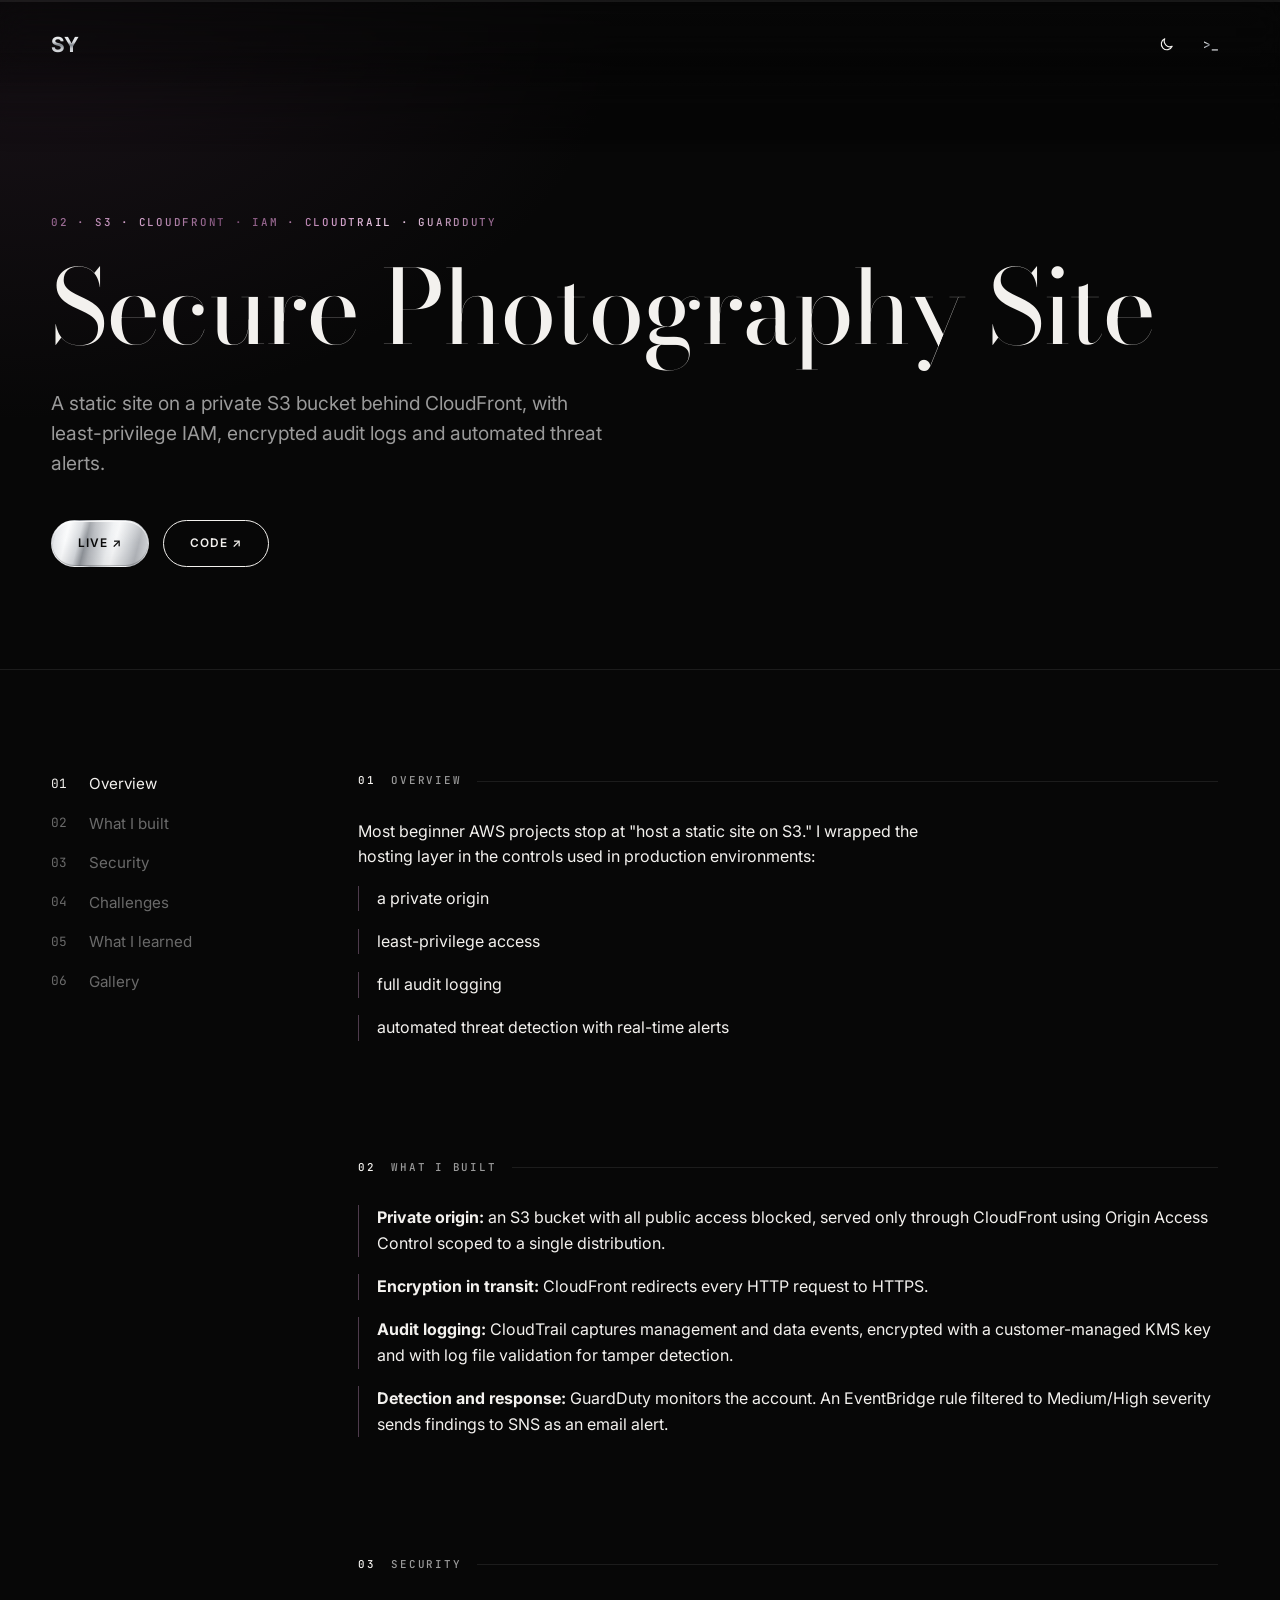
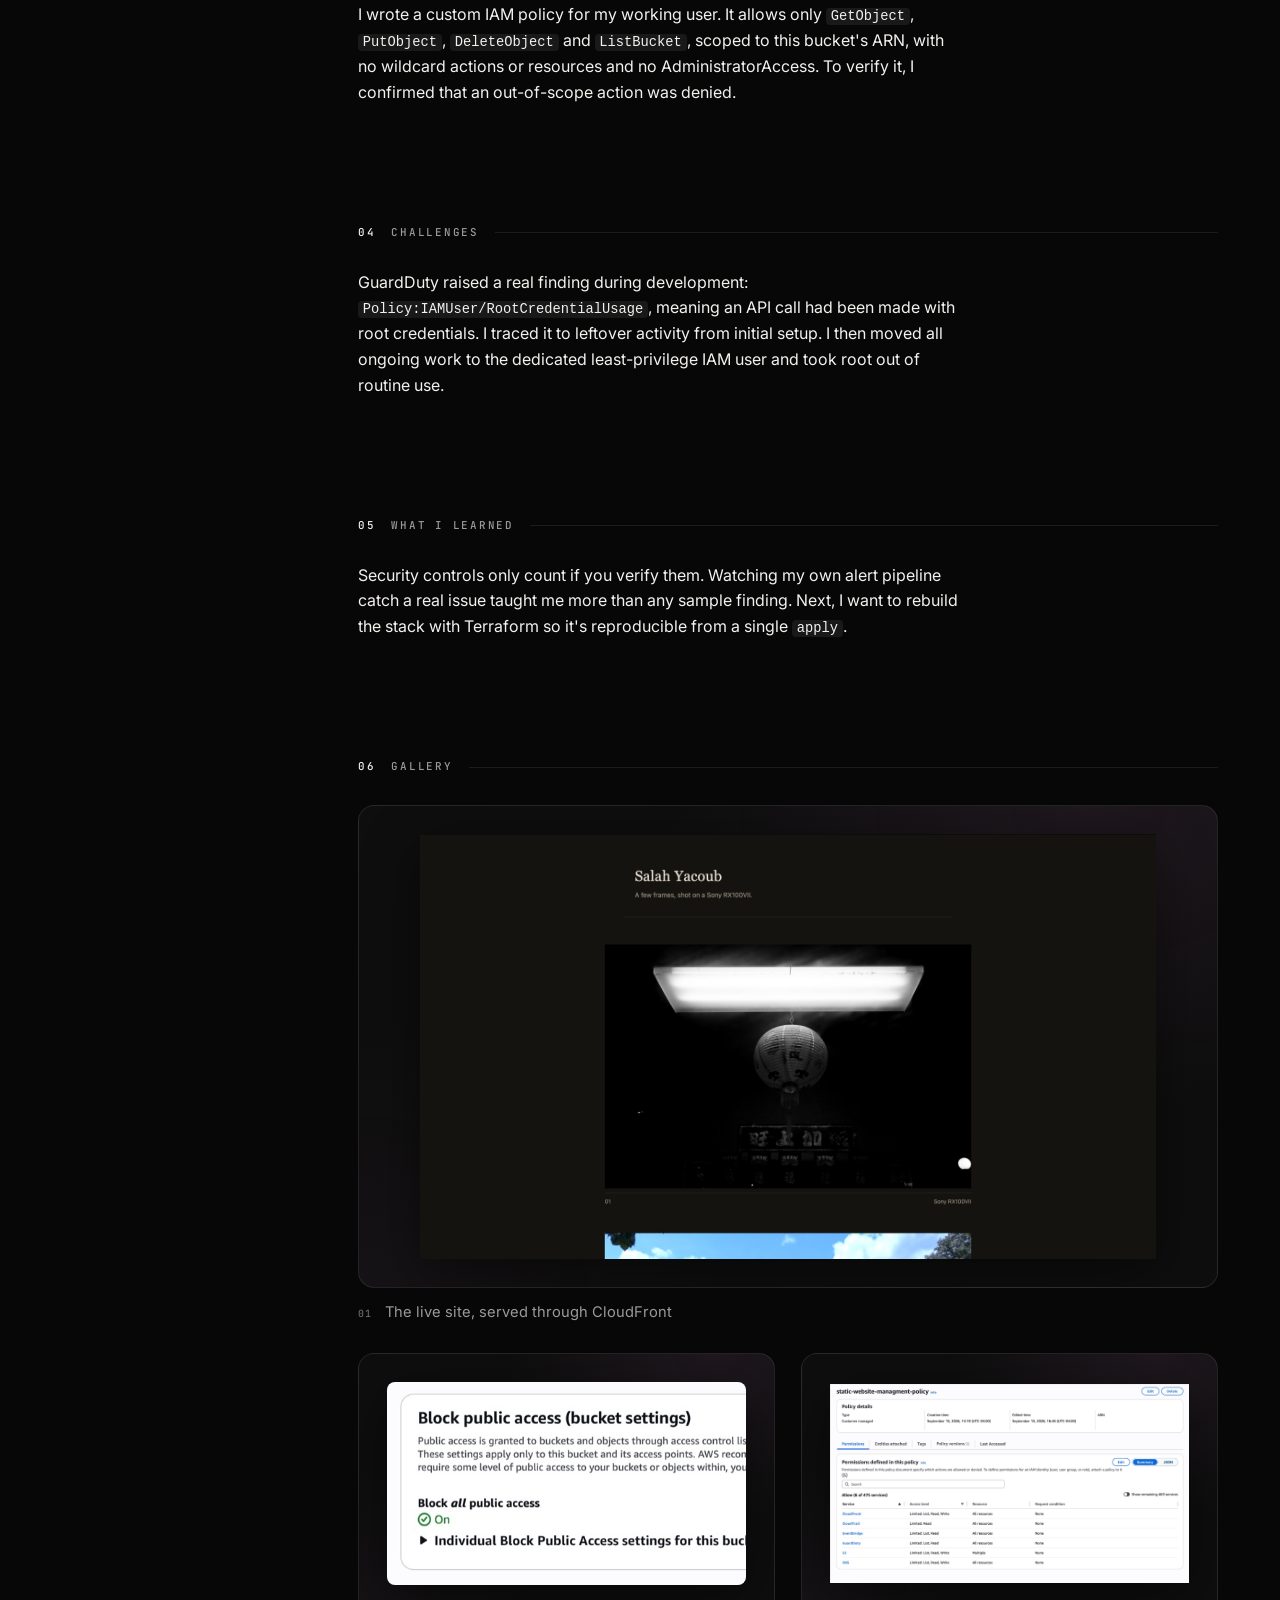
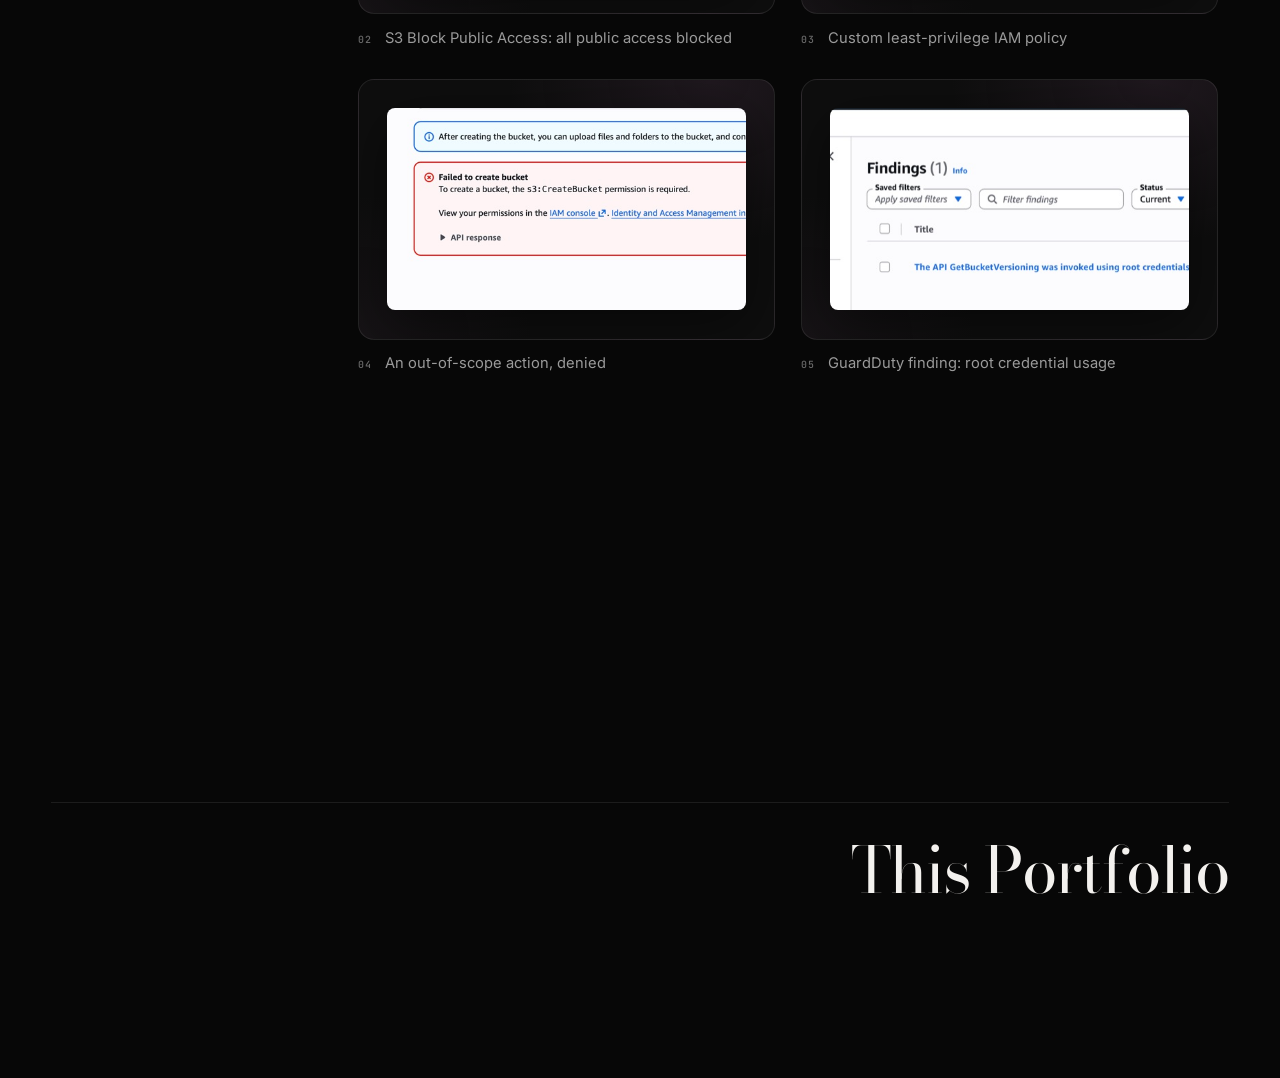
<file: s3-site.html>
<!DOCTYPE html>
<html lang="en" data-theme="dark">
<head>
  <meta charset="utf-8">
  <meta name="viewport" content="width=device-width, initial-scale=1">
  <title>Secure Photography Site | Salah Yacoub</title>
  <meta name="description" content="A static site on a private S3 bucket behind CloudFront, with least-privilege IAM, encrypted audit logs and automated threat alerts.">
  <meta name="theme-color" content="#070707">
  <link rel="icon" href="assets/favicon.svg" type="image/svg+xml">
  <link rel="preconnect" href="https://fonts.googleapis.com">
  <link rel="preconnect" href="https://fonts.gstatic.com" crossorigin>
  <link rel="stylesheet" href="https://fonts.googleapis.com/css2?family=Bodoni+Moda:ital,opsz,wght@0,6..96,400..600;1,6..96,400..600&family=Inter:wght@400;500;600&family=JetBrains+Mono:wght@400;500&display=swap">
  <link rel="stylesheet" href="css/style.css?v=65">
  <script>
    (function () { try { var t = localStorage.getItem("theme"); if (t) document.documentElement.dataset.theme = t; } catch (e) {} var m = document.querySelector('meta[name="theme-color"]'); if (m) m.content = document.documentElement.dataset.theme === "light" ? "#f3f1ec" : "#070707"; })();
  </script>
</head>
<body class="project">
  <a class="skip-link" href="#main">Skip to content</a>

  <div class="progress" aria-hidden="true"><span class="progress__bar" id="progress"></span></div>
  <header class="pnav">
    <a class="nav__logo" href="index.html" aria-label="Salah Yacoub, home">SY</a>
    <div class="nav__actions">
      <button class="icon-btn" id="theme-toggle" type="button" aria-label="Toggle light/dark theme" title="Toggle theme">
        <svg viewBox="0 0 24 24" width="17" height="17" aria-hidden="true"><path d="M20 14.5A8 8 0 0 1 9.5 4a8 8 0 1 0 10.5 10.5Z" fill="none" stroke="currentColor" stroke-width="1.6" stroke-linejoin="round"/></svg>
      </button>
      <button class="icon-btn icon-btn--term" id="term-toggle" type="button"
              aria-controls="terminal" aria-expanded="false" title="Terminal mode ( ` )">
        <span aria-hidden="true">&gt;_</span><span class="sr-only">Open terminal mode</span>
      </button>
    </div>
  </header>

  <main id="main">
    <section class="phero" aria-labelledby="ptitle">
      <div class="container">
        <p class="label phero__tags">02 · S3 · CLOUDFRONT · IAM · CLOUDTRAIL · GUARDDUTY</p>
        <h1 class="display phero__title" id="ptitle">Secure Photography Site</h1>
        <p class="phero__sum">A static site on a private S3 bucket behind CloudFront, with least-privilege IAM, encrypted audit logs and automated threat alerts.</p>
        <div class="phero__ctas">
          <a class="pill pill--grad" href="https://d1217q3p42xaah.cloudfront.net" target="_blank" rel="noopener">Live <span aria-hidden="true">&#8599;</span></a>
          <a class="pill" href="https://github.com/sa1aj/secure-static-site-aws" target="_blank" rel="noopener">Code <span aria-hidden="true">&#8599;</span></a>
        </div>
      </div>
    </section>

    <div class="pbody">
      <div class="container pgrid">
        <nav class="ptoc" aria-label="Sections">
          <ol>
            <li><a href="#overview"><span class="ptoc__n">01</span>Overview</a></li>
            <li><a href="#what-i-built"><span class="ptoc__n">02</span>What I built</a></li>
            <li><a href="#security"><span class="ptoc__n">03</span>Security</a></li>
            <li><a href="#challenges"><span class="ptoc__n">04</span>Challenges</a></li>
            <li><a href="#what-i-learned"><span class="ptoc__n">05</span>What I learned</a></li>
            <li><a href="#gallery"><span class="ptoc__n">06</span>Gallery</a></li>
          </ol>
        </nav>
        <div class="pcontent">
        <section class="pblock" id="overview" aria-labelledby="overview-h">
          <h2 class="label pblock__h" id="overview-h"><span class="pblock__n">01</span>Overview</h2>
          <div class="pblock__body">
<p>Most beginner AWS projects stop at "host a static site on S3." I wrapped the hosting layer in the controls used in production environments:</p>
<ul class="plist"><li>a private origin</li><li>least-privilege access</li><li>full audit logging</li><li>automated threat detection with real-time alerts</li></ul>
          </div>
        </section>
        <section class="pblock" id="what-i-built" aria-labelledby="what-i-built-h">
          <h2 class="label pblock__h" id="what-i-built-h"><span class="pblock__n">02</span>What I built</h2>
          <div class="pblock__body">
<ul class="plist"><li><strong>Private origin:</strong> an S3 bucket with all public access blocked, served only through CloudFront using Origin Access Control scoped to a single distribution.</li><li><strong>Encryption in transit:</strong> CloudFront redirects every HTTP request to HTTPS.</li><li><strong>Audit logging:</strong> CloudTrail captures management and data events, encrypted with a customer-managed KMS key and with log file validation for tamper detection.</li><li><strong>Detection and response:</strong> GuardDuty monitors the account. An EventBridge rule filtered to Medium/High severity sends findings to SNS as an email alert.</li></ul>
          </div>
        </section>
        <section class="pblock pblock--security" id="security" aria-labelledby="security-h">
          <h2 class="label pblock__h" id="security-h"><span class="pblock__n">03</span>Security</h2>
          <div class="pblock__body">
<p>I wrote a custom IAM policy for my working user. It allows only <code>GetObject</code>, <code>PutObject</code>, <code>DeleteObject</code> and <code>ListBucket</code>, scoped to this bucket's ARN, with no wildcard actions or resources and no AdministratorAccess. To verify it, I confirmed that an out-of-scope action was denied.</p>
          </div>
        </section>
        <section class="pblock" id="challenges" aria-labelledby="challenges-h">
          <h2 class="label pblock__h" id="challenges-h"><span class="pblock__n">04</span>Challenges</h2>
          <div class="pblock__body">
<p>GuardDuty raised a real finding during development: <code>Policy:IAMUser/RootCredentialUsage</code>, meaning an API call had been made with root credentials. I traced it to leftover activity from initial setup. I then moved all ongoing work to the dedicated least-privilege IAM user and took root out of routine use.</p>
          </div>
        </section>
        <section class="pblock" id="what-i-learned" aria-labelledby="what-i-learned-h">
          <h2 class="label pblock__h" id="what-i-learned-h"><span class="pblock__n">05</span>What I learned</h2>
          <div class="pblock__body">
<p>Security controls only count if you verify them. Watching my own alert pipeline catch a real issue taught me more than any sample finding. Next, I want to rebuild the stack with Terraform so it's reproducible from a single <code>apply</code>.</p>
          </div>
        </section>
        <section class="pblock pblock--gallery" id="gallery" aria-labelledby="gallery-h">
          <h2 class="label pblock__h" id="gallery-h"><span class="pblock__n">06</span>Gallery</h2>
          <div class="gallery">
          <figure class="gallery__item gallery__item--wide">
            <a href="assets/projects/s3-site/static-website.jpg" target="_blank" rel="noopener"><img src="assets/projects/s3-site/static-website.jpg" alt="The live site, served through CloudFront" width="1600" height="925" loading="lazy" decoding="async"></a>
            <figcaption class="label">The live site, served through CloudFront</figcaption>
          </figure>
          <figure class="gallery__item gallery__item--wide" style="--focus: 0%">
            <a href="assets/projects/s3-site/block-public-access.jpg" target="_blank" rel="noopener"><img src="assets/projects/s3-site/block-public-access.jpg" alt="S3 Block Public Access: all public access blocked" width="1600" height="280" loading="lazy" decoding="async"></a>
            <figcaption class="label">S3 Block Public Access: all public access blocked</figcaption>
          </figure>
          <figure class="gallery__item">
            <a href="assets/projects/s3-site/IAM-user-least-privileges.jpg" target="_blank" rel="noopener"><img src="assets/projects/s3-site/IAM-user-least-privileges.jpg" alt="Custom least-privilege IAM policy" width="1600" height="889" loading="lazy" decoding="async"></a>
            <figcaption class="label">Custom least-privilege IAM policy</figcaption>
          </figure>
          <figure class="gallery__item gallery__item--wide" style="--focus: 0%">
            <a href="assets/projects/s3-site/denied-dueto-privileges.jpg" target="_blank" rel="noopener"><img src="assets/projects/s3-site/denied-dueto-privileges.jpg" alt="An out-of-scope action, denied" width="1600" height="317" loading="lazy" decoding="async"></a>
            <figcaption class="label">An out-of-scope action, denied</figcaption>
          </figure>
          <figure class="gallery__item gallery__item--wide" style="--focus: 22%">
            <a href="assets/projects/s3-site/working-guardduty-event.jpg" target="_blank" rel="noopener"><img src="assets/projects/s3-site/working-guardduty-event.jpg" alt="GuardDuty finding: root credential usage" width="1600" height="294" loading="lazy" decoding="async"></a>
            <figcaption class="label">GuardDuty finding: root credential usage</figcaption>
          </figure>
          <figure class="gallery__item gallery__item--wide">
            <a href="assets/projects/s3-site/eventbridge-rule.jpg" target="_blank" rel="noopener"><img src="assets/projects/s3-site/eventbridge-rule.jpg" alt="EventBridge rule sending GuardDuty findings to SNS" width="1600" height="700" loading="lazy" decoding="async"></a>
            <figcaption class="label">EventBridge rule sending GuardDuty findings to SNS</figcaption>
          </figure>
          <figure class="gallery__item gallery__item--wide" style="--focus: 14%">
            <a href="assets/projects/s3-site/working-cloudtrail-log.jpg" target="_blank" rel="noopener"><img src="assets/projects/s3-site/working-cloudtrail-log.jpg" alt="CloudTrail event history" width="1600" height="256" loading="lazy" decoding="async"></a>
            <figcaption class="label">CloudTrail event history</figcaption>
          </figure>
          </div>
        </section>
        </div>
      </div>
    </div>

    <nav class="container pnext" aria-label="Next project">
      <a href="portfolio.html">
        <span class="label">Next project <span aria-hidden="true">&rarr;</span></span>
        <span class="pnext__title">This Portfolio</span>
      </a>
    </nav>
  </main>

  <footer class="container pfoot label">
    <span>&copy; 2026 Salah Yacoub</span>
    <a href="index.html#contact">Get in touch &rarr;</a>
  </footer>
  <!-- TERMINAL (js/terminal.js depends on these ids) -->
  <section class="terminal" id="terminal" aria-label="Terminal mode" hidden>
    <div class="terminal__bar">
      <span class="terminal__dots" aria-hidden="true"><i></i><i></i><i></i></span>
      <span class="terminal__title"><span class="terminal__name">salah.sec</span><span class="terminal__sub mono">guest session</span></span>
      <button class="terminal__close" id="term-close" type="button" aria-label="Close terminal">&times;</button>
    </div>
    <div class="terminal__out mono" id="term-out" role="log" aria-live="polite"></div>
    <div class="terminal__chips" aria-label="Quick commands">
      <button type="button" data-cmd="help">help</button>
      <button type="button" data-cmd="whoami">whoami</button>
      <button type="button" data-cmd="ls projects">ls projects</button>
      <button type="button" data-cmd="ls">ls</button>
      <button type="button" data-cmd="cat about.txt">cat about.txt</button>
      <button type="button" data-cmd="clear">clear</button>
    </div>
    <form class="terminal__form mono" id="term-form" autocomplete="off">
      <label for="term-in" class="terminal__prompt">guest@salah.sec:~$</label>
      <input id="term-in" type="text" spellcheck="false" autocapitalize="off" autocorrect="off"
             aria-label="Terminal command input" enterkeyhint="send">
    </form>
  </section>

  <script src="js/terminal.js?v=8" defer></script>
  <script src="js/project.js?v=22" defer></script>
  <script src="js/reveal.js?v=7" defer></script>
</body>
</html>
</file>
<file: css/style.css>
/* ============ Tokens ============ */
:root {
  --bg: #070707;
  --bg-band: #0a0a0a;
  --surface: #0e0e0e;
  --border: #1c1c1c;
  --border-strong: #2a2a2a;
  --text: #f3f1ee;
  --muted: #9a9a9a;
  --dim: #6a6a6a;
  --orange: #f5a524;
  --teal: #2dd4bf;
  --blue: #60a5fa;
  --violet: #a78bfa;
  /* Chrome: slanted reflections with deliberately uneven spacing and strength
     (one wide bright face, one sharp dark slant, a soft mid highlight, a shallow
     late dip) so nothing reads as a repeating stripe. A faint top-to-bottom wash
     on top adds depth without a hard horizon line. */
  --chrome: linear-gradient(180deg, rgba(255, 255, 255, .22) 0%, transparent 45%, rgba(0, 0, 0, .05) 100%),
            linear-gradient(104deg, #a4a7ad 0%, #e6e8eb 7%, #fafbfc 17%, #d4d7db 29%, #8f9399 36%, #b3b6bb 42%,
                                    #edeff1 58%, #f6f7f8 64%, #c9ccd0 79%, #b2b5ba 86%, #dfe1e4 100%);
  /* Hover light sweep: a bright band on a layer 2.5x the pill's width, slid
     across with background-position (see .pill--grad). */
  --sweep: linear-gradient(105deg, transparent 40%, rgba(255, 255, 255, .85) 49%, rgba(255, 255, 255, .95) 50%, transparent 60%);
  /* SY logo: same idea as text */
  --chrome-text: linear-gradient(180deg, #ffffff 0%, #d7dade 40%, #7f848b 52%, #c3c6cb 66%, #f4f5f7 100%);
  /* The progress bar is only 2px tall, so its chrome runs sideways. */
  --grad: linear-gradient(90deg, #8f9399 0%, #f1f2f4 35%, #a9adb3 60%, #eceef1 100%);
  --line-rgb: 255, 255, 255;   /* hero line colour, read by js/hero.js */
  --line-alpha: 0.2;     /* dense lines -> fainter each */
  --orb-follow-fade: 0.5;  /* hero orb opacity while following the cursor */

  --term-bg: #0b0b0b;
  --term-text: #e8e6e3;
  --term-h: min(48vh, 420px);

  --serif: "Bodoni Moda", "Didot", "Bodoni 72", Georgia, serif;
  --sans: "Inter", system-ui, -apple-system, "Segoe UI", Roboto, sans-serif;
  --mono: "JetBrains Mono", ui-monospace, "SF Mono", Menlo, Consolas, monospace;
  --pad: clamp(1.25rem, 4vw, 4.5rem);
  color-scheme: dark;
}
:root[data-theme="light"] {
  --orb-follow-fade: 0.9;
  --bg: #f3f1ec;
  --bg-band: #ebe8e2;
  --surface: #faf9f6;
  --border: #dedad2;
  --border-strong: #c9c4ba;
  --text: #121212;
  --muted: #555;
  --dim: #7a7a7a;
  --orange: #c77700;
  --chrome-text: linear-gradient(180deg, #5d6168 0%, #2a2c30 45%, #0e0f11 52%, #3b3e43 70%, #6d7178 100%);
  --teal: #0f8f80;
  --blue: #2563eb;
  --violet: #7c3aed;
  --line-rgb: 18, 18, 18;
  --line-alpha: 0.16;
  color-scheme: light;
}

/* ============ Base ============ */
*, *::before, *::after { box-sizing: border-box; }
html { scroll-padding-top: 72px; }
/* Sections focused by js/scroll.js after a link click: no focus ring on the whole section. */
main [tabindex="-1"]:focus, footer[tabindex="-1"]:focus { outline: none; }
/* html carries the page colour too, so iOS Safari tints its bars to match */
html { background: var(--bg); }
body {
  margin: 0;
  font-family: var(--sans);
  font-size: 1rem;
  line-height: 1.6;
  color: var(--text);
  background: var(--bg);
  -webkit-font-smoothing: antialiased;
}
body.term-open { padding-bottom: var(--term-h); }
img { max-width: 100%; display: block; }
a { color: inherit; }
h1, h2, h3 { margin: 0; font-weight: 400; }
p { margin: 0 0 1em; }
ul, ol { list-style: none; margin: 0; padding: 0; }
.mono { font-family: var(--mono); }
.muted { color: var(--muted); }
.label {
  font-family: var(--mono); font-size: .68rem; font-weight: 500;
  text-transform: uppercase; letter-spacing: .16em; color: var(--muted);
}
kbd {
  font-family: var(--mono); font-size: .95em; padding: 0 .35em;
  border: 1px solid var(--border-strong); border-radius: 4px; color: var(--text);
}
:focus-visible { outline: 2px solid var(--text); outline-offset: 3px; border-radius: 4px; }
.sr-only {
  position: absolute; width: 1px; height: 1px; padding: 0; margin: -1px;
  overflow: hidden; clip: rect(0 0 0 0); white-space: nowrap; border: 0;
}
.skip-link {
  position: fixed; left: 1rem; top: -3rem; z-index: 100;
  background: var(--text); color: var(--bg); padding: .5rem 1rem; border-radius: 999px;
}
.skip-link:focus { top: 1rem; }
.container { width: 100%; max-width: 1840px; margin-inline: auto; padding-inline: var(--pad); }

.display {
  font-family: var(--serif);
  font-optical-sizing: auto;
  font-weight: 400;
  line-height: .98;
  letter-spacing: -.02em;
  font-size: clamp(2.8rem, 6.4vw, 6.2rem);
}

/* Pills */
.pill {
  display: inline-flex; align-items: center; gap: .4em;
  padding: .95rem 1.6rem; border-radius: 999px;
  border: 1px solid var(--text);
  font: 600 .74rem var(--sans); letter-spacing: .08em; text-transform: uppercase;
  color: var(--text); text-decoration: none; background: transparent;
}
.pill:hover { background: var(--text); color: var(--bg); }
.pill--sm { padding: .5rem 1rem; font-size: .66rem; }
.pill--grad, .pill--grad:hover {
  /* The sweep is painted as part of the pill's own background (not a child
     layer), so it can never show outside the rounded edge, however fast you
     hover in and out. At rest (position 100%) the band sits just off the left edge. */
  background: var(--sweep) 100% 0 / 250% 100% no-repeat, var(--chrome);
  color: #0a0a0a; border-color: transparent;
  /* top-edge sheen + soft rim so the metal reads as rounded */
  box-shadow: inset 0 1px 0 rgba(255, 255, 255, .8), inset 0 -1px 0 rgba(0, 0, 0, .2), 0 0 0 1px rgba(0, 0, 0, .14);
}
/* Hover (mouse/trackpad only): the band glides left to right once and ends off
   the right edge (position 0%). On mouse-out it snaps back unseen. The
   transition is set with the CTA rules below. */
@media (hover: hover) and (pointer: fine) {
  .pill--grad:hover { background-position: 0% 0, 0 0; }
}

/* ============ Nav ============ */
.nav {
  --nav-h: 72px;
  position: sticky; top: 0; z-index: 30;
  display: grid; grid-template-columns: 1fr auto 1fr; align-items: center; gap: 1rem;
  height: var(--nav-h); padding-inline: var(--pad);
}
/* Fade mask (progressive blur), like the reference: no solid bar. Content scrolling
   up under the nav stays visible but gets blurrier and darker toward the top edge.
   Two layers behind the nav links blur whatever is behind them (backdrop-filter);
   mask-image fades each layer out downward, so the blur dissolves to nothing
   ~60px below the nav instead of ending at a hard edge.
   ::before = light blur + soft tint, reaching furthest down
   ::after  = heavier blur, only near the very top                              */
.nav::before, .nav::after, .pnav::before, .pnav::after {
  content: ""; position: absolute; inset: 0 0 -64px 0; z-index: -1; pointer-events: none;
  transition: opacity .3s ease;
}
.nav::before, .pnav::before {
  background: linear-gradient(to bottom,
    color-mix(in srgb, var(--bg) 72%, transparent) 0%,
    color-mix(in srgb, var(--bg) 40%, transparent) 55%,
    transparent 100%);
  -webkit-backdrop-filter: blur(4px); backdrop-filter: blur(4px);
  -webkit-mask-image: linear-gradient(to bottom, #000 0%, #000 35%, transparent 100%);
          mask-image: linear-gradient(to bottom, #000 0%, #000 35%, transparent 100%);
}
.nav::after, .pnav::after {
  -webkit-backdrop-filter: blur(14px); backdrop-filter: blur(14px);
  -webkit-mask-image: linear-gradient(to bottom, #000 0%, transparent 55%);
          mask-image: linear-gradient(to bottom, #000 0%, transparent 55%);
}
/* At the very top of the home page (set by js/hero.js) there's nothing under the
   nav yet, so the effect is off and the hero lines run up to the top on their own. */
.nav--clear::before, .nav--clear::after { opacity: 0; }
.nav__logo {
  justify-self: start;
  font: 700 1.3rem var(--sans); letter-spacing: -.04em; text-decoration: none; color: var(--text);
  /* chrome lettering (gunmetal in the light theme) */
  background: var(--chrome-text); -webkit-background-clip: text; background-clip: text;
  -webkit-text-fill-color: transparent;
}
.nav__links { display: flex; gap: 2.2rem; }
.nav__links a {
  font: 500 .72rem var(--sans); letter-spacing: .14em; text-transform: uppercase;
  text-decoration: none; color: var(--muted);
}
.nav__links a:hover { color: var(--text); }
.nav__actions { justify-self: end; display: flex; align-items: center; gap: .5rem; }
.icon-btn {
  display: inline-grid; place-items: center; min-width: 36px; height: 36px; padding: 0 .45rem;
  border: 0; border-radius: 999px; background: transparent; color: var(--text);
  font: 500 .8rem var(--mono); cursor: pointer;
}
.icon-btn:hover { background: var(--border); }
.icon-btn--term span[aria-hidden] {   /* chrome >_ (gunmetal in the light theme) */
  background: var(--chrome-text); -webkit-background-clip: text; background-clip: text; -webkit-text-fill-color: transparent;
}
.icon-btn--term[aria-expanded="true"] { background: var(--chrome); }
.icon-btn--term[aria-expanded="true"] span[aria-hidden] { background: none; -webkit-text-fill-color: #0a0a0a; }

@media (max-width: 760px) {
  .nav { --nav-h: 60px; grid-template-columns: auto 1fr auto; gap: .5rem; }
  .hero { --nav-h: 60px; }
  .nav__actions { grid-column: 3; }
  .nav__resume { display: none; }   /* resume still in footer */
  .icon-btn { min-width: 32px; height: 32px; }

  /* Phones: the section links move to a solid bar pinned to the bottom of the
     screen (thumb reach); logo, theme and terminal stay at the top. */
  :root { --bnav-h: 58px; }
  .nav nav {
    position: fixed; left: 0; right: 0; bottom: 0; z-index: 40;
    height: calc(var(--bnav-h) + env(safe-area-inset-bottom));
    padding: 0 var(--pad) env(safe-area-inset-bottom);
    background: var(--bg); border-top: 1px solid var(--border);
  }
  .nav__links { height: 100%; align-items: center; justify-content: space-around; gap: 0; }
  .nav__links a {
    display: block; padding: .6rem .4rem;
    font: 400 1.08rem var(--serif); letter-spacing: 0; text-transform: none; color: var(--text);
  }
  /* keep the bottom of the page (and the hero buttons) clear of the bar */
  body { padding-bottom: calc(var(--bnav-h) + env(safe-area-inset-bottom)); }
  .hero { padding-bottom: calc(clamp(1.5rem, 4vh, 2.75rem) + var(--bnav-h)); }
}

/* ============ Hero (static) ============ */
/* The hero slides up under the (sticky) nav so the line field fills the whole
   first screen; padding-top keeps the content clear of the nav. */
.hero {
  container-type: inline-size;   /* lets the headline size in cqi */
  --nav-h: 72px;
  position: relative;
  margin-top: calc(-1 * var(--nav-h));
  min-height: 100vh; min-height: 100svh;
  display: grid; grid-template-rows: 1fr auto;
  padding: calc(var(--nav-h) + 2rem) var(--pad) clamp(1.5rem, 4vh, 2.75rem);
  overflow: hidden;
}
/* Line field: behind the content, never catches clicks, and fades out at the
   top and bottom instead of ending in a hard edge. */
.hero__lines {
  position: absolute; inset: 0; width: 100%; height: 100%; display: block; pointer-events: none;
  -webkit-mask-image: linear-gradient(to bottom, transparent 0%, #000 22%, #000 74%, transparent 100%);
          mask-image: linear-gradient(to bottom, transparent 0%, #000 22%, #000 74%, transparent 100%);
}
.hero__center, .hero__bottom { position: relative; z-index: 1; }
/* Experiment: symbol sea, no orb (and no orb-masked text inversion) */
.hero--glyphs .hero__orb, .hero--glyphs .hero__inv { display: none !important; }
/* floating letters (js/glyph-sea.js): hero headline, contact email and name */
.tl-w { display: inline-block; white-space: nowrap; }
.tl-c { display: inline-block; will-change: transform; transform-origin: 50% 70%; }
/* the giant name's fade: each letter carries the gradient itself */
.contact__name .tl-c { background: var(--name-fade); -webkit-background-clip: text; background-clip: text; color: transparent; }

/* Orb: dark plum core fading into a pink-lavender haze, blurred, with film grain.
   js/hero.js moves it; translate(-50%,-50%) centres it on that point.
   Haze is toned down so white text stays readable. Lines are drawn on top of the orb.
   --orb-follow-fade: orb opacity while following the cursor (read by js/hero.js). */
.hero__orb {
  position: absolute; left: 0; top: 0;
  width: min(60vmin, 620px); aspect-ratio: 1; border-radius: 50%;
  translate: -50% -50%;
  pointer-events: none; will-change: transform, opacity;
}
.hero__glow {                /* blurred gradient layer */
  position: absolute; inset: 0; border-radius: 50%;
  background: radial-gradient(circle,
    #12080f 0%, #1d0d1c 18%, #351a31 32%, #5d3c59 46%,
    rgba(150, 112, 145, .75) 58%, rgba(185, 150, 180, .4) 68%, rgba(185, 150, 180, 0) 80%);
  filter: blur(26px);
}
/* Light theme: full-strength orb with a paler haze, so the dark core reads
   clearly on the cream background (the headline turns cream over it). */
:root[data-theme="light"] .hero__glow {
  background: radial-gradient(circle,
    #12080f 0%, #1d0d1c 18%, #351a31 32%, #7a5675 46%,
    rgba(205, 175, 200, .92) 57%, rgba(215, 190, 210, .55) 67%, rgba(215, 190, 210, 0) 80%);
}
.hero__grain {               /* sharp grain layer (not blurred) */
  position: absolute; inset: 0; border-radius: 50%;
  background-image: url("data:image/svg+xml,%3Csvg xmlns='http://www.w3.org/2000/svg' width='160' height='160'%3E%3Cfilter id='n'%3E%3CfeTurbulence type='fractalNoise' baseFrequency='.9' numOctaves='3' stitchTiles='stitch'/%3E%3CfeColorMatrix values='0 0 0 0 1 0 0 0 0 1 0 0 0 0 1 0 0 0 .5 0'/%3E%3C/filter%3E%3Crect width='100%25' height='100%25' filter='url(%23n)'/%3E%3C/svg%3E");
  mix-blend-mode: overlay; opacity: .6;
  -webkit-mask-image: radial-gradient(circle, #000 30%, transparent 68%);
          mask-image: radial-gradient(circle, #000 30%, transparent 68%);
}
.hero__center { align-self: center; text-align: center; }
.hero__kicker { margin: 1.8rem 0 0; }   /* name sits under the headline */
.hero__title {
  font-family: var(--serif);
  font-optical-sizing: auto;
  font-size: clamp(3.6rem, 13.5vw, 14rem);
  font-size: clamp(3.6rem, calc((100cqi + 2 * var(--pad)) * .135), 14rem);   /* cqi: tracks the hero's real width, even when zoomed (Safari keeps vw unzoomed) */
  line-height: .88;
  letter-spacing: -.035em;
}
/* Text inversion (light theme only): an aria-hidden copy of the kicker + headline
   sits exactly on top of the real one in cream, masked to the orb's dark core.
   js/hero.js sets --mx/--my (orb centre, relative to the headline) and --mr
   (the radius the orb's gradient stops are measured against). */
.hero__titlewrap { position: relative; --mx: 50%; --my: 50%; --mr: 300px; }
.hero__inv { display: none; }
:root[data-theme="light"] .hero__inv {
  display: block;
  position: absolute; inset: 0;
  pointer-events: none; user-select: none;
  --inv-mask: radial-gradient(circle var(--mr) at var(--mx) var(--my), #000 37%, transparent 39%);
  -webkit-mask-image: var(--inv-mask);
          mask-image: var(--inv-mask);
}
:root[data-theme="light"] .hero__inv .hero__title,
:root[data-theme="light"] .hero__inv .hero__kicker { color: #f3f1ec; }
.hero__bottom { display: grid; grid-template-columns: 1fr auto 1fr; align-items: end; gap: 1.5rem; }
.hero__intro { max-width: 30ch; margin: 0; font-size: .92rem; color: var(--muted); text-wrap: balance; }
.hero__ctas { justify-self: end; display: flex; flex-wrap: wrap; justify-content: flex-end; gap: .75rem; }
/* Hero buttons (home: See my work / Get in touch; project pages: Live / Code) grow
   a little on hover (mouse/trackpad only). Size, fill and text colour share one
   long ease-out so the hover reads as a single smooth motion. */
.hero__ctas .pill--grad:hover, .phero__ctas .pill--grad:hover {
  transition: scale .5s cubic-bezier(.22, 1, .36, 1), background-position 1s cubic-bezier(.22, 1, .36, 1);
}
.hero__ctas .pill, .phero__ctas .pill {
  transition: scale .5s cubic-bezier(.22, 1, .36, 1),
              background-color .5s cubic-bezier(.22, 1, .36, 1),
              color .5s cubic-bezier(.22, 1, .36, 1);
}
@media (hover: hover) { .hero__ctas .pill:hover, .phero__ctas .pill:hover { scale: 1.06; } }
.hint {
  justify-self: center; background: none; border: 0; cursor: pointer; padding: .5rem .75rem;
  color: var(--muted);
}
.hint:hover { color: var(--text); }

@media (max-width: 860px) {
  .hero__bottom { grid-template-columns: 1fr; justify-items: center; text-align: center; gap: .9rem; }
  .hero__ctas { justify-self: center; justify-content: center; }
  .pill { padding: .8rem 1.3rem; }
}
@media (max-width: 600px) {
  .hero__title { font-size: 18vw; font-size: calc((100cqi + 2 * var(--pad)) * .18); line-height: .9; }
}

/* ============ Sections ============ */
.section { padding: clamp(5rem, 12vw, 10rem) 0; }

/* Work */
#projects .display { margin-bottom: clamp(2.5rem, 6vw, 5rem); }
.work { border-bottom: 1px solid var(--border); }
.work__row {
  display: grid; grid-template-columns: minmax(0, .9fr) minmax(0, 2.2fr) minmax(0, 1.5fr) auto;
  align-items: center; gap: 2rem;
  padding: clamp(1.6rem, 3vw, 2.6rem) 0;
  border-top: 1px solid var(--border);
}
a.work__row { color: inherit; text-decoration: none; }
a.work__row:focus-visible { outline-offset: -2px; }
.work__meta { color: var(--dim); font-size: .62rem; letter-spacing: .12em; }
.work__meta b { color: var(--muted); font-weight: 500; margin-right: .9em; }
.work__title {
  font-family: var(--serif); font-optical-sizing: auto;
  font-size: clamp(1.9rem, 3vw, 3.3rem); line-height: 1.05; letter-spacing: -.02em;
}
.work__desc { margin: 0; color: var(--muted); font-size: .92rem; max-width: 52ch; }
.work__arrow { font-size: 1.2rem; color: var(--dim); }

/* Row hover: name goes italic; index, tags and description brighten; the other
   rows dim slightly. Colour/opacity ease over 250ms. (font-style can't be
   interpolated, so the italic swap itself is instant.) Only on devices with a
   real hover, so a tap on a phone doesn't leave a row stuck "hovered". */
.work__row, .work__meta, .work__meta b, .work__desc { transition: opacity .25s ease, color .25s ease; }
.work__row:focus-visible .work__title { font-style: italic; }
.work__row:focus-visible .work__meta,
.work__row:focus-visible .work__meta b,
.work__row:focus-visible .work__desc { color: var(--text); }
@media (hover: hover) {
  .work__row:hover .work__title { font-style: italic; }
  .work__row:hover .work__meta,
  .work__row:hover .work__meta b,
  .work__row:hover .work__desc { color: var(--text); }
  .work:hover .work__row:not(:hover) { opacity: .55; }
}

/* Floating preview card with a real screenshot of the hovered project.
   Sits above the rows like the reference; never catches clicks. */
.preview {
  position: fixed; left: 0; top: 0; z-index: 20;
  width: clamp(260px, 22vw, 380px); aspect-ratio: 800 / 460;
  border-radius: 6px; overflow: hidden;
  border: 1px solid rgba(255, 255, 255, .12);
  background: var(--surface);
  box-shadow: 0 24px 60px rgba(0, 0, 0, .55);
  pointer-events: none;
  opacity: 0; scale: .92;
  transition: opacity .25s ease, scale .25s ease;
  will-change: transform;
}
.preview.is-on { opacity: 1; scale: 1; }
.preview img {
  position: absolute; inset: 0; width: 100%; height: 100%; object-fit: cover;
  opacity: 0; transition: opacity .25s ease;      /* crossfade between projects */
}
.preview img.is-on { opacity: 1; }
@media (hover: none), (pointer: coarse) { .preview { display: none; } }

@media (max-width: 900px) {
  .work__row { grid-template-columns: 1fr auto; gap: .5rem 1rem; }
  .work__meta, .work__desc { grid-column: 1 / -1; }
  .work__arrow { grid-column: 2; grid-row: 2; }
}

/* About */
.about { display: grid; gap: clamp(2.5rem, 6vw, 6rem); }
/* Desktop: two columns of equal height. The right column spreads out so the
   paragraph lines up with the top of the heading and the facts list with its bottom. */
@media (min-width: 960px) {
  .about { grid-template-columns: 1fr 1fr; align-items: stretch; }
  .about__body { display: flex; flex-direction: column; justify-content: space-between; gap: 2.5rem; }
}
.about__h { max-width: 9ch; }
.about__body .lead { font-size: clamp(1.1rem, 1.6vw, 1.4rem); line-height: 1.45; margin-bottom: 0; }
.about__body .facts { margin-top: 2.5rem; }
@media (min-width: 960px) { .about__body .facts { margin-top: 0; } }
/* Quick facts: mono label left, value right, hairline between rows. */
.facts { margin: 0; border-top: 1px solid var(--border); }
.facts__row {
  display: grid; grid-template-columns: 9.5rem 1fr; gap: 1rem; align-items: baseline;
  padding: .95rem 0; border-bottom: 1px solid var(--border);
}
.facts dt { color: var(--dim); }
.facts dd { margin: 0; font-size: .95rem; color: var(--text); }
@media (max-width: 520px) { .facts__row { grid-template-columns: 7.2rem 1fr; } }
/* Pull "Behind the lens" closer to About. */
.about-sec { padding-bottom: clamp(3rem, 6vw, 5rem); }

/* Skills */
/* ---- Skills as an architecture map (js/arch.js) ----
   One project per slide in a swipeable track, with dots underneath. Each lane
   is an ordered list of nodes laid out in a gentle wave (desktop) or a two-
   column snake (phones); js/arch.js draws the curved wires between them and
   plays the light-up. */
.arch__head { display: grid; gap: 1.2rem; margin-bottom: clamp(2.5rem, 5vw, 4rem); max-width: 60ch; }
.arch__h { font-size: clamp(2.4rem, 5vw, 4.6rem); }
.arch__sub { color: var(--muted); font-size: .95rem; margin: 0; }
.arch {
  --arch-line: color-mix(in srgb, var(--text) 18%, transparent);
  --arch-glow: rgba(226, 230, 240, .5);
}
:root[data-theme="light"] .arch { --arch-line: color-mix(in srgb, var(--text) 22%, transparent); --arch-glow: rgba(70, 50, 80, .28); }
.arch__track {
  display: flex; overflow-x: auto; overscroll-behavior-x: contain;
  scroll-snap-type: x mandatory; scrollbar-width: none;
  border-radius: 22px;
}
.arch__track::-webkit-scrollbar { display: none; }
.arch__track:focus-visible { outline: 2px solid var(--text); outline-offset: 4px; }
.arch__slide {
  flex: 0 0 100%; scroll-snap-align: start; scroll-snap-stop: always;
  display: flex; flex-direction: column;
  padding: clamp(1.5rem, 3.2vw, 3rem);
  border: 1px solid color-mix(in srgb, var(--text) 8%, transparent); border-radius: 22px;
  /* a faint plum haze in one corner, echoing the hero orb */
  background:
    radial-gradient(55% 75% at 92% 0%, rgba(93, 60, 89, .2), transparent 70%),
    radial-gradient(40% 60% at 0% 100%, rgba(93, 60, 89, .08), transparent 70%);
}
:root[data-theme="light"] .arch__slide {
  background:
    radial-gradient(55% 75% at 92% 0%, rgba(150, 112, 145, .14), transparent 70%),
    radial-gradient(40% 60% at 0% 100%, rgba(150, 112, 145, .07), transparent 70%);
}
.arch__ghead {
  display: grid; grid-template-columns: auto 1fr; align-items: baseline; gap: .4rem 1.4rem;
  margin-bottom: clamp(2rem, 4vw, 3.2rem);
}
.arch__num { margin: 0; color: var(--text); }
.arch__num span { color: var(--dim); }
.arch__title { font: 400 clamp(1.9rem, 3.4vw, 3rem)/1 var(--serif); letter-spacing: -.02em; margin: 0; }
.arch__title a { color: var(--text); text-decoration: none; }
.arch__title a span { font: .5em var(--sans); vertical-align: .55em; color: var(--muted); transition: color .3s ease; }
.arch__title a:hover span { color: var(--text); }
.arch__note { grid-column: 2; margin: 0; color: var(--muted); font-size: .6rem; }

.arch__stage { position: relative; flex: 1; display: grid; align-content: center; gap: clamp(1.6rem, 3vw, 2.6rem); }
.arch__wires, .arch__vias { position: absolute; inset: 0; pointer-events: none; overflow: visible; }
.arch__lane { position: relative; z-index: 1; display: grid; grid-template-columns: 8rem 1fr; align-items: start; gap: 1rem; }
.arch__lname { margin: .55rem 0 0; font: italic 400 1.15rem var(--serif); color: var(--muted); }
.arch__chain {   /* four aligned columns, so lanes spread across the card */
  --hop: clamp(2.4rem, 4vw, 4.5rem);
  display: grid; grid-template-columns: repeat(4, minmax(0, max-content)); justify-content: space-between;
  align-items: start; column-gap: var(--hop); max-width: 1100px;
}
.arch__chain > :nth-child(even) { margin-top: 2.1rem; }   /* the wave */

/* Nodes: glassy pills with a chrome bead; outside-AWS ends are italic serif. */
.fnode {
  display: inline-flex; align-items: center; gap: .65rem; flex: none;
  padding: .55rem 1rem .55rem .7rem; border-radius: 999px;
  border: 1px solid var(--arch-line);
  background: color-mix(in srgb, var(--bg) 82%, transparent);
  -webkit-backdrop-filter: blur(6px); backdrop-filter: blur(6px);
  color: var(--muted);
  transition: color .7s ease, border-color .7s ease, box-shadow .7s ease;
}
.fnode i {
  flex: none; width: 10px; height: 10px; border-radius: 50%;
  background: radial-gradient(circle at 35% 30%, #ffffff 0%, #c9ccd1 40%, #6f737a 100%);
  opacity: .45; transition: opacity .7s ease, box-shadow .7s ease;
}
.fnode span { display: grid; gap: .1rem; }
.fnode b { font: 600 .88rem var(--sans); letter-spacing: -.01em; white-space: nowrap; }
.fnode small { font: .58rem var(--mono); letter-spacing: .04em; color: var(--dim); white-space: nowrap; transition: color .7s ease; }
.fnode--ext { border-style: dashed; background: transparent; -webkit-backdrop-filter: none; backdrop-filter: none; display: inline-grid; gap: 0; padding: .45rem 1rem; }
.fnode--ext b { font: italic 400 1.05rem var(--serif); letter-spacing: 0; }
.fnode.is-lit { color: var(--text); border-color: color-mix(in srgb, var(--text) 55%, transparent); box-shadow: 0 0 22px -6px var(--arch-glow); }
.fnode.is-lit i { opacity: 1; box-shadow: 0 0 0 3px color-mix(in srgb, var(--text) 8%, transparent), 0 0 14px var(--arch-glow); }
.fnode.is-lit small { color: var(--muted); }

/* Wires (SVG, drawn by js/arch.js): a faint base curve, and a bright signal
   curve that draws along it. No arrowheads: the light-up shows direction. */
.wire__base { fill: none; stroke: var(--arch-line); stroke-width: 1; transition: stroke .7s ease; }
.wire--cross .wire__base { stroke-dasharray: 3 5; }
.wire__sig { fill: none; stroke: var(--text); stroke-width: 1.4; stroke-linecap: round; filter: drop-shadow(0 0 4px var(--arch-glow)); }
.wire.is-lit .wire__base { stroke: color-mix(in srgb, var(--text) 30%, transparent); }
.via {   /* a small tag sitting on the wire's midpoint */
  position: absolute; translate: -50% -50%; white-space: nowrap;
  padding: .12rem .45rem; border-radius: 999px;
  background: var(--bg); border: 1px solid var(--arch-line);
  font: .52rem var(--mono); letter-spacing: .1em; text-transform: uppercase; color: var(--dim);
  transition: color .7s ease, border-color .7s ease;
}
.via--side { translate: -50% -50%; }
.via.is-lit { color: var(--text); border-color: color-mix(in srgb, var(--text) 40%, transparent); }

/* Dots: one per slide; the current one stretches and turns chrome. */
.arch__dots {   /* dots with spacing wide enough for the bubble to rest on each */
  position: relative; display: flex; justify-content: center; align-items: center;
  gap: 1.5rem; height: 20px; margin-top: 1.3rem;
}
.arch__dots button {
  position: relative; width: 8px; height: 8px; padding: 0; border: 0; border-radius: 999px; cursor: pointer;
  background: color-mix(in srgb, var(--text) 22%, transparent);
  transition: background-color .3s ease;
}
.arch__dots button::after { content: ""; position: absolute; inset: -8px; }   /* bigger tap target */
.arch__dots button:hover { background-color: color-mix(in srgb, var(--text) 45%, transparent); }
/* the bubble: positioned and stretched every frame by js/arch.js */
.arch__bubble {
  position: absolute; left: 0; top: 50%; width: 24px; height: 8px; border-radius: 999px;
  background: var(--chrome-text); pointer-events: none; will-change: transform, width, height;
  box-shadow: 0 0 10px -2px var(--arch-glow, rgba(226, 230, 240, .5));
}

@media (max-width: 1000px) {
  .arch__lane { grid-template-columns: 1fr; gap: .8rem; }
  .arch__lname { margin: 0; }
  .fnode b, .fnode small { white-space: normal; }
}
@media (max-width: 700px) {
  .arch__ghead { grid-template-columns: 1fr; }
  .arch__note { grid-column: 1; }
  /* two-column snake: 1 2 / 4 3 / 5 */
  .arch__slide { padding: 1.4rem 1.1rem; }
  .arch__chain { display: grid; grid-template-columns: 1fr 1fr; justify-content: stretch; gap: 2.4rem 3.6rem; max-width: none; }
  .via { font-size: .47rem; letter-spacing: .04em; padding: .1rem .3rem; }
  .arch__chain > :nth-child(even) { margin-top: 0; }
  .arch__chain > :nth-child(1) { grid-area: 1 / 1; }
  .arch__chain > :nth-child(2) { grid-area: 1 / 2; }
  .arch__chain > :nth-child(3) { grid-area: 2 / 2; }
  .arch__chain > :nth-child(4) { grid-area: 2 / 1; }
  .arch__chain > :nth-child(5) { grid-area: 3 / 1; }
  .fnode { justify-self: stretch; min-width: 0; padding: .5rem .6rem .5rem .55rem; gap: .45rem; }
  .fnode--ext { padding: .45rem .8rem; }
  .fnode b { white-space: normal; }
  .fnode small { white-space: normal; }
}
/* Resume-style list under the map */
.stack { margin: clamp(2.5rem, 5vw, 4rem) 0 0; display: grid; border-top: 1px solid var(--border); }
.stack__row { display: grid; grid-template-columns: 9rem 1fr; gap: 1rem; padding: 1rem 0; border-bottom: 1px solid var(--border); }
.stack__row dt { margin: 0; padding-top: .2rem; }
.stack__row dd { margin: 0; color: var(--text); }

@media (max-width: 700px) {
  .stack__row { grid-template-columns: 1fr; gap: .35rem; }
}

/* Contact / footer: lead line, big serif email (mailto) with a copy button,
   round icon links, a base line, then a huge name fading out at the bottom.
   The hero's line field drifts behind it all (js/footer.js) and over the name. */
.contact { container-type: inline-size; position: relative; overflow: hidden; text-align: center; padding: clamp(6rem, 12vw, 9rem) 0 0; }
.contact__lines { position: absolute; inset: 0; width: 100%; height: 100%; z-index: 1; pointer-events: none;
  -webkit-mask-image: linear-gradient(to bottom, transparent 0%, #000 16%, #000 100%);
          mask-image: linear-gradient(to bottom, transparent 0%, #000 16%, #000 100%); }
.contact__inner { position: relative; z-index: 2; display: grid; justify-items: center; }
.contact__lead { margin: 0 0 clamp(1rem, 2.4vw, 1.8rem); font: italic 400 clamp(1.2rem, 2.2vw, 1.8rem) var(--serif); color: var(--muted); }
.contact__email {
  position: relative; display: inline-block;
  font: 400 clamp(2rem, 7.6vw, 8.4rem)/1 var(--serif); letter-spacing: -.035em;
  font-size: clamp(1.4rem, 7.6cqi, 8.4rem);   /* sized to the footer's width, so it fits at any zoom */
  color: var(--text); text-decoration: none; white-space: nowrap;
}
/* Hover: an underline draws in from left to right; on leave it carries on
   out to the right, so it never just snaps away. */
.contact__email::after {
  content: ""; position: absolute; left: 0; right: 0; bottom: -.24em;   /* below the y and g descenders */
  height: max(2px, .028em); border-radius: 999px; background: currentColor;
  transform: scaleX(0); transform-origin: right center;
  transition: transform .7s cubic-bezier(.65, 0, .35, 1);
}
.contact__email:hover::after, .contact__email:focus-visible::after { transform: scaleX(1); transform-origin: left center; }
/* Bodoni's 1 looks like an l at this size; set the digit in the sans so the address reads right */
.contact__digit { font-family: var(--sans); font-weight: 300; font-size: .86em; letter-spacing: 0; margin: 0 .02em; }
.contact__copy {
  display: inline-flex; align-items: center; gap: .5rem; margin-top: clamp(1.4rem, 2.6vw, 2.2rem);
  padding: .5rem .9rem; border: 1px solid transparent; border-radius: 999px; background: none;
  color: var(--muted); cursor: pointer; transition: color .25s ease, border-color .25s ease;
}
.contact__copy:hover { color: var(--text); border-color: var(--border-strong); }
.contact__copy.is-copied { color: var(--text); }
.contact__icons { display: flex; justify-content: center; gap: .9rem; margin: clamp(3rem, 6vw, 5rem) 0 clamp(4rem, 8vw, 6.5rem); }
.contact__icons a {
  display: grid; place-items: center; width: 52px; height: 52px; border-radius: 50%;
  border: 1px solid var(--border-strong); color: var(--muted);
  background: color-mix(in srgb, var(--bg) 70%, transparent);
  transition: color .3s ease, border-color .3s ease, scale .45s cubic-bezier(.22, 1, .36, 1);
}
.contact__icons a:hover { color: var(--text); border-color: color-mix(in srgb, var(--text) 50%, transparent); }
@media (hover: hover) { .contact__icons a:hover { scale: 1.06; } }
.contact__base {
  width: 100%; display: flex; justify-content: space-between; flex-wrap: wrap; gap: .75rem 2rem;
  font-size: .78rem; color: var(--dim);
}
.contact__copyright { font: 400 .95rem var(--serif); color: var(--muted); }
.contact__base kbd { font-size: .7rem; }
/* the giant name: a chrome fade that dissolves into the page, cut off at the bottom */
.contact__name {
  position: relative; z-index: 0; margin: clamp(1.5rem, 4vw, 3rem) 0 0;
  font: 400 clamp(4rem, 17.5vw, 22rem)/.8 var(--serif); letter-spacing: -.045em; white-space: nowrap;
  font-size: clamp(2.6rem, 17.5cqi, 22rem);
  --name-fade: linear-gradient(180deg, color-mix(in srgb, var(--text) 80%, transparent) 0%, color-mix(in srgb, var(--text) 35%, transparent) 55%, transparent 92%);
  background: var(--name-fade);
  -webkit-background-clip: text; background-clip: text; color: transparent;
  margin-bottom: -.08em; user-select: none;
}
@media (max-width: 600px) {
  .contact__base { justify-content: center; text-align: center; }
  .contact__icons a { width: 48px; height: 48px; }
  .contact__email { font-size: 7.1vw; font-size: 7.1cqi; }
}

/* used by the terminal's `goto` command */
.flash { animation: flash 1.2s ease; }
@keyframes flash { 0%, 100% { box-shadow: inset 0 0 0 9999px transparent; } 30% { box-shadow: inset 0 0 0 9999px color-mix(in srgb, #966f91 12%, transparent); } }

/* ============ Terminal (js/terminal.js) ============ */
/* A glassy dark panel in the site's language: plum haze, hairline border,
   chrome beads instead of traffic lights, a serif title and chrome prompt.
   It stays dark in both themes (it's a terminal). Phones: a bottom sheet;
   desktop: a floating window. */
.terminal {
  position: fixed; inset: auto 0 0 0; z-index: 50; height: var(--term-h);
  display: flex; flex-direction: column;
  color: var(--term-text);
  background:
    radial-gradient(70% 90% at 100% 0%, rgba(93, 60, 89, .32), transparent 70%),
    radial-gradient(50% 70% at 0% 100%, rgba(93, 60, 89, .14), transparent 70%),
    rgba(10, 9, 11, .9);
  -webkit-backdrop-filter: blur(18px) saturate(1.2); backdrop-filter: blur(18px) saturate(1.2);
  border-top: 1px solid rgba(255, 255, 255, .1); border-radius: 18px 18px 0 0;
  box-shadow: 0 -18px 50px rgba(0, 0, 0, .55);
  transform: translateY(100%); opacity: 0;
  transition: transform .45s cubic-bezier(.22, 1, .36, 1), opacity .3s ease;
}
.terminal[hidden] { display: none; }
.terminal.is-open { transform: translateY(0); opacity: 1; }
@media (min-width: 900px) {
  .terminal {
    left: auto; right: 1.5rem; bottom: 1.5rem; width: 720px;
    border: 1px solid rgba(255, 255, 255, .1); border-radius: 18px; overflow: hidden;
    box-shadow: 0 30px 80px -10px rgba(0, 0, 0, .7), 0 0 0 1px rgba(0, 0, 0, .4);
    transform: translateY(18px) scale(.98);
  }
  .terminal.is-open { transform: none; }
  body.term-open { padding-bottom: 0; }
}
.terminal__bar { display: flex; align-items: center; gap: .9rem; padding: .7rem 1rem .65rem 1.1rem; border-bottom: 1px solid rgba(255, 255, 255, .07); }
.terminal__dots { display: flex; gap: 7px; }
.terminal__dots i {   /* chrome beads, like the skills diagram */
  width: 9px; height: 9px; border-radius: 50%;
  background: radial-gradient(circle at 35% 30%, #ffffff 0%, #c9ccd1 40%, #6f737a 100%);
  opacity: .8;
}
.terminal__title { display: flex; align-items: baseline; gap: .7rem; min-width: 0; }
.terminal__name { font: italic 400 1.1rem var(--serif); color: #f3f1ee; }
.terminal__sub { font-size: .6rem; letter-spacing: .14em; text-transform: uppercase; color: #77777d; white-space: nowrap; }
.terminal__close {
  margin-left: auto; display: grid; place-items: center; width: 28px; height: 28px; border-radius: 50%;
  background: none; border: 1px solid transparent; color: #a9a9ae; font-size: 1.2rem; line-height: 1; cursor: pointer;
  transition: border-color .25s ease, color .25s ease;
}
.terminal__close:hover { border-color: rgba(255, 255, 255, .18); color: #fff; }
.terminal__out {
  flex: 1; overflow-y: auto; padding: 1rem 1.2rem; font-size: .8rem; line-height: 1.6;
  white-space: pre-wrap; word-break: break-word; scrollbar-width: thin; scrollbar-color: #333 transparent;
}
.terminal__out .line { margin: 0; }
.terminal__out .cmd { color: #8a8a90; }
.terminal__out .cmd b, .terminal__prompt {   /* chrome prompt */
  font-weight: 500;
  background: linear-gradient(180deg, #ffffff 0%, #d7dade 45%, #8d9298 100%);
  -webkit-background-clip: text; background-clip: text; -webkit-text-fill-color: transparent;
}
.terminal__out .hl { color: #f3f1ee; font-weight: 500; }
.terminal__out .dim { color: #85858c; }
.terminal__out .ok { color: #a7dfb9; }
.terminal__out .err { color: #f0a5a5; }
.terminal__out a { color: #f3f1ee; text-decoration: underline; text-decoration-color: rgba(255, 255, 255, .35); text-underline-offset: 3px; }
.terminal__out a:hover { text-decoration-color: #fff; }
.terminal__chips { display: flex; gap: .45rem; padding: .55rem 1.1rem; overflow-x: auto; border-top: 1px solid rgba(255, 255, 255, .06); scrollbar-width: none; }
.terminal__chips::-webkit-scrollbar { display: none; }
.terminal__chips button {
  flex: none; font: .7rem var(--mono); color: #c9c9ce; background: rgba(255, 255, 255, .03);
  border: 1px solid rgba(255, 255, 255, .12); border-radius: 999px; padding: .32rem .8rem; cursor: pointer;
  transition: border-color .25s ease, color .25s ease, background-color .25s ease;
}
.terminal__chips button:hover { border-color: rgba(255, 255, 255, .4); color: #fff; background: rgba(255, 255, 255, .06); }
.terminal__form { display: flex; align-items: center; gap: .6rem; padding: .65rem 1.2rem .8rem; border-top: 1px solid rgba(255, 255, 255, .06); }
.terminal__prompt { font-size: .8rem; white-space: nowrap; }
.terminal__form input {
  flex: 1; min-width: 0; background: transparent; border: 0; outline: none;
  color: var(--term-text); font: 16px var(--mono); /* 16px stops iOS zoom-on-focus */
  caret-color: #e9ebee;
}
@media (max-width: 420px) {
  .terminal__out { font-size: .7rem; padding: .85rem 1rem; }
  .terminal__prompt { font-size: .72rem; }
  .terminal__sub { display: none; }
}

/* ============ Project pages (knightro.html, s3-site.html, portfolio.html) ============ */
.pnav {
  position: fixed; inset: 0 0 auto 0; z-index: 30;
  display: flex; justify-content: space-between; align-items: center;
  height: 88px; padding-inline: var(--pad);
}
.pnav .nav__actions { display: flex; align-items: center; gap: .5rem; }

.phero {
  position: relative;
  padding: clamp(9rem, 18vw, 13rem) 0 clamp(4rem, 8vw, 6.5rem);
  border-bottom: 1px solid var(--border);
  background: radial-gradient(70% 90% at 0% 0%, rgba(93, 60, 89, .22), transparent 70%);   /* plum haze, like the orb */
}
:root[data-theme="light"] .phero { background: radial-gradient(70% 90% at 0% 0%, rgba(150, 112, 145, .16), transparent 70%); }
/* tag line: metallic plum (pale lilac sheen in dark, deep plum in light) */
.phero__tags {
  display: inline-block; margin-bottom: 1.6rem; color: #b07ea8;
  background: linear-gradient(100deg, #8f5f88 0%, #d9a9d1 18%, #7a4c73 40%, #c993c0 62%, #f0d2ea 76%, #8f5f88 100%);
  -webkit-background-clip: text; background-clip: text; -webkit-text-fill-color: transparent;
}
:root[data-theme="light"] .phero__tags {
  background: linear-gradient(100deg, #5a2a52 0%, #9a6a92 22%, #3f1b39 45%, #8a5a82 68%, #4d2446 100%);
  -webkit-background-clip: text; background-clip: text;
}
.phero__title { font-size: clamp(3rem, 8vw, 8.2rem); margin-bottom: 2rem; }
.phero__sum { max-width: 46ch; font-size: clamp(1.05rem, 1.5vw, 1.3rem); line-height: 1.55; color: var(--muted); margin-bottom: 2.6rem; }
.phero__ctas { display: flex; flex-wrap: wrap; gap: .9rem; }

.pbody { padding: clamp(4rem, 8vw, 7rem) 0; }
/* Scroll progress bar (project pages only) */
.progress { position: fixed; inset: 0 0 auto 0; height: 2px; z-index: 40; pointer-events: none;
  background: color-mix(in srgb, var(--text) 8%, transparent); }
.progress__bar { display: block; height: 100%; background: var(--grad);
  transform: scaleX(0); transform-origin: 0 50%; will-change: transform; }

/* Sticky section list on the left + one content column */
.pgrid { display: grid; gap: 3rem; }
.ptoc { display: none; }
@media (min-width: 960px) {
  .pgrid { grid-template-columns: minmax(170px, 230px) minmax(0, 1fr); gap: clamp(3rem, 6vw, 6rem); }
  .ptoc { display: block; }
  .ptoc ol { position: sticky; top: 130px; display: grid; gap: .95rem; }
  .ptoc a { display: flex; gap: 1.1rem; text-decoration: none; color: var(--dim); font-size: .95rem; transition: color .25s ease; }
  .ptoc a:hover { color: var(--muted); }
  .ptoc a.is-active { color: var(--text); }
  .ptoc__n { font-family: var(--mono); font-size: .8rem; padding-top: .12em; min-width: 1.6em; }
}
.pcontent { display: grid; gap: clamp(4rem, 8vw, 6.5rem); max-width: 860px; }
.pblock { scroll-margin-top: 120px; }
.pblock__h { display: flex; align-items: center; gap: 1rem; margin-bottom: 1.8rem; }
.pblock__n { color: var(--text); }
.pblock__h::after { content: ""; flex: 1; height: 1px; background: var(--border); }
.pblock__body { font-size: clamp(1rem, 1.25vw, 1.12rem); line-height: 1.6; }
.pblock__body p { max-width: 60ch; }
.pblock__body code {
  font-size: .86em; color: var(--text);
  background: color-mix(in srgb, var(--text) 8%, transparent);
  padding: .08em .35em; border-radius: 4px;
}
.plist { display: grid; gap: 1.1rem; margin: 0 0 1em; }
.plist > li { padding-left: 1.1rem; border-left: 1px solid rgba(150, 112, 145, .5); }   /* plum rule, one colour */
.plist--sub { gap: .55rem; margin: .8rem 0 0; }
.plist--sub > li { border-left-color: var(--border-strong) !important; color: var(--muted); }


/* Gallery: every shot sits in the same framed card (16:10, the first one wide
   at 16:9) on a faint plum haze, so screenshots of any shape line up; captions
   are numbered by a CSS counter. Clicking opens the viewer (js/project.js). */
.gallery { counter-reset: shot; display: grid; gap: clamp(1.2rem, 2.4vw, 2rem) clamp(1rem, 2vw, 1.6rem); }
@media (min-width: 760px) { .gallery { grid-template-columns: 1fr 1fr; } }
.gallery__item { counter-increment: shot; margin: 0; min-width: 0; }
.gallery__item:first-child { grid-column: 1 / -1; }
.gallery__item a {
  --pad-in: clamp(.9rem, 2.2vw, 1.8rem);
  position: relative; display: block; aspect-ratio: 16 / 10;
  border: 1px solid color-mix(in srgb, var(--text) 9%, transparent); border-radius: 16px; overflow: hidden;
  background:
    radial-gradient(70% 90% at 85% 0%, rgba(93, 60, 89, .22), transparent 70%),
    radial-gradient(60% 80% at 0% 100%, rgba(93, 60, 89, .1), transparent 70%),
    var(--surface);
  cursor: zoom-in; transition: border-color .35s ease;
}
:root[data-theme="light"] .gallery__item a {
  background: radial-gradient(70% 90% at 85% 0%, rgba(150, 112, 145, .16), transparent 70%), var(--surface);
}
.gallery__item:first-child a { aspect-ratio: 16 / 9; }
.gallery__item img {   /* fills the card's inner box, so tall phone shots fit too */
  position: absolute; inset: var(--pad-in); width: calc(100% - 2 * var(--pad-in)); height: calc(100% - 2 * var(--pad-in));
  object-fit: contain;
  filter: drop-shadow(0 14px 28px rgba(0, 0, 0, .45));
  transition: scale .6s cubic-bezier(.22, 1, .36, 1);
}
:root[data-theme="light"] .gallery__item img { filter: drop-shadow(0 10px 22px rgba(40, 30, 20, .18)); }
/* Very wide, short screenshots (console strips) would shrink to a sliver in a
   uniform card: show a readable close-up instead, focused by --focus (x
   position, set per figure); the viewer still shows the whole thing. */
.gallery__item.is-strip img { object-fit: cover; object-position: var(--focus, 0%) 0; border-radius: 8px; }
/* Tall phone screenshots get a taller card and show in full (they sit in pairs). */
.gallery__item.is-tall a { aspect-ratio: 3 / 4; }
.gallery__item--full { grid-column: 1 / -1; }
.gallery__item a:hover { border-color: color-mix(in srgb, var(--text) 28%, transparent); }
@media (hover: hover) { .gallery__item a:hover img { scale: 1.025; } }
.gallery__item figcaption {
  display: flex; align-items: baseline; gap: .8rem; margin-top: .85rem;
  font: 400 .92rem/1.4 var(--sans); letter-spacing: 0; text-transform: none; color: var(--muted);
}
.gallery__item figcaption::before { content: counter(shot, decimal-leading-zero); font: 500 .62rem var(--mono); letter-spacing: .1em; color: var(--dim); }

.pnext { padding-bottom: clamp(4rem, 8vw, 6rem); }
.pnext a {
  display: flex; justify-content: space-between; align-items: end; gap: 1rem; flex-wrap: wrap;
  padding-top: 2.2rem; border-top: 1px solid var(--border); text-decoration: none;
}
.pnext__title { font-family: var(--serif); font-size: clamp(2rem, 5vw, 4rem); line-height: 1; letter-spacing: -.02em; }
@media (hover: hover) { .pnext a:hover .pnext__title { font-style: italic; } }
.pfoot { display: flex; justify-content: space-between; flex-wrap: wrap; gap: .75rem; padding-bottom: 2.5rem; font-size: .6rem; color: var(--dim); }
.pfoot a { text-decoration: none; }
.pfoot a:hover { color: var(--text); }

/* ============ Behind the lens (js/lens.js) ============ */
/* A loose pile of photo cards. Desktop: absolutely placed on a 16:9 board
   (--x/--y/--w in % of the board, --r tilt), draggable with the mouse.
   Phones: a tilted two-column grid; drag with a finger, tap to enlarge. */
.lens { padding-top: 0; }
.lens__head { margin-bottom: clamp(2rem, 4vw, 3.5rem); }
.lens__h { font-size: clamp(2.4rem, 5vw, 4.6rem); margin-bottom: 1.2rem; }
.lens__sub { color: var(--muted); font-size: .95rem; margin-bottom: .9rem; }
.lens__hint { color: var(--dim); margin: 0; }
.lens__hint-touch { display: none; }
@media (hover: none) { .lens__hint-fine { display: none; } .lens__hint-touch { display: inline; } }

.lens__board {
  position: relative; aspect-ratio: 16 / 9; max-width: 1500px;
  /* No-scroll zone: touches anywhere on the board (photos and the gaps between
     them) go to dragging, not page scrolling. Scroll by touching outside it. */
  touch-action: none;
}
.lens__card {
  position: absolute; left: var(--x); top: var(--y); width: var(--w);
  padding: 0; border: 0; background: var(--surface); border-radius: 6px; overflow: hidden;
  rotate: var(--r); cursor: zoom-in;
  box-shadow: 0 10px 30px rgba(0, 0, 0, .45), 0 0 0 1px rgba(255, 255, 255, .06);
  transition: scale .45s cubic-bezier(.22, 1, .36, 1), rotate .45s cubic-bezier(.22, 1, .36, 1),
              box-shadow .45s cubic-bezier(.22, 1, .36, 1);
  -webkit-touch-callout: none; -webkit-user-select: none; user-select: none;
}
.lens__card img { width: 100%; height: auto; display: block; pointer-events: none; user-select: none; }
:root[data-theme="light"] .lens__card { box-shadow: 0 10px 28px rgba(40, 30, 20, .18), 0 0 0 1px rgba(0, 0, 0, .06); }
@media (hover: hover) and (pointer: fine) {
  .lens__card { cursor: grab; }
  .lens__card:hover { scale: 1.02; }
}
.lens__card.is-dragging {
  cursor: grabbing; scale: 1.05; rotate: 0deg;
  box-shadow: 0 24px 60px rgba(0, 0, 0, .55), 0 0 0 1px rgba(255, 255, 255, .08);
  transition: scale .3s cubic-bezier(.22, 1, .36, 1), rotate .3s cubic-bezier(.22, 1, .36, 1), box-shadow .3s ease;
}
.lens__card:focus-visible { outline: 2px solid var(--text); outline-offset: 3px; }

@media (max-width: 700px) {
  .lens__board { aspect-ratio: auto; display: grid; grid-template-columns: 1fr 1fr; gap: 1.1rem .9rem; }
  .lens__card { position: relative; left: auto; top: auto; width: auto; rotate: calc(var(--r) * .6); }
  .lens__card:nth-child(4) { grid-row: span 2; }   /* the tall reflection photo */
  .lens__card:nth-child(4) img { height: 100%; object-fit: cover; }
}

/* Lightbox: the page dims and the photo opens large in the centre. */
.lightbox {
  border: 0; padding: 0; background: transparent; color: #f3f1ee;
  width: 100vw; height: 100vh; height: 100dvh; max-width: none; max-height: none;
  display: grid; place-items: center;
}
.lightbox:not([open]) { display: none; }
.lightbox:focus { outline: none; }
.lightbox { touch-action: none; }   /* sideways swipes step through photos (js/lens.js) */
.lightbox::backdrop { background: rgba(5, 5, 5, .86); }
.lightbox[open] { animation: lb-in .4s cubic-bezier(.22, 1, .36, 1); }
.lightbox[open]::backdrop { animation: lb-fade .4s ease; }
.lightbox.is-closing { animation: lb-out .25s ease forwards; }
.lightbox.is-closing::backdrop { animation: lb-fade .25s ease reverse forwards; }
@keyframes lb-in { from { opacity: 0; scale: .96; } }
@keyframes lb-out { to { opacity: 0; scale: .97; } }
@keyframes lb-fade { from { opacity: 0; } }
.lightbox__fig { margin: 0; display: grid; justify-items: center; gap: .9rem; }
.lightbox__img {
  max-width: min(88vw, 1400px); max-height: 80vh; max-height: 80dvh; width: auto; height: auto;
  border-radius: 6px; box-shadow: 0 30px 80px rgba(0, 0, 0, .6);
}
.lightbox__cap { color: #9a9a9a; }
.lightbox__btn {
  position: fixed; display: grid; place-items: center; width: 44px; height: 44px;
  border: 1px solid rgba(255, 255, 255, .18); border-radius: 999px;
  background: rgba(20, 20, 20, .6); color: #f3f1ee; font: 400 1.2rem var(--sans); cursor: pointer;
  transition: background-color .3s ease, border-color .3s ease;
}
.lightbox__btn:hover { background: rgba(60, 60, 60, .8); border-color: rgba(255, 255, 255, .4); }
.lightbox__close { top: 1.1rem; right: 1.1rem; font-size: 1.5rem; }
.lightbox__prev { left: 1.1rem; top: 50%; translate: 0 -50%; }
.lightbox__next { right: 1.1rem; top: 50%; translate: 0 -50%; }
@media (max-width: 700px) {
  .lightbox__img { max-width: 94vw; }
  .lightbox__prev, .lightbox__next { top: auto; bottom: 1.2rem; translate: none; }
  .lightbox__prev { left: calc(50% - 54px); } .lightbox__next { right: calc(50% - 54px); }
}
html.lightbox-open { overflow: hidden; }

/* ============ Scroll reveals (js/reveal.js) ============ */
/* Hidden states only apply once the script has set up (html.reveal-ready). */
.reveal-ready .rv {
  opacity: 0; transform: translateY(26px);
  transition: opacity .9s cubic-bezier(.2, .7, .2, 1), transform .9s cubic-bezier(.2, .7, .2, 1);
}
.reveal-ready .rv.is-in { opacity: 1; transform: none; }

@media (prefers-reduced-motion: reduce) {
  .terminal, .terminal.is-open { transition: none; transform: none; }
  .contact__email::after { transition: none; }
  .work__row, .work__meta, .work__meta b, .work__desc { transition: none; }
  .preview, .preview img { transition: none; }
  .ptoc a, .nav::before, .nav::after, .pnav::before, .pnav::after { transition: none; }
  .hero__ctas .pill, .phero__ctas .pill { transition: none; }
  .fnode, .fnode i, .via, .arch__dots button { transition: none; }   /* the bubble just jumps (scroll is instant) */
  .hero__ctas .pill--grad:hover, .phero__ctas .pill--grad:hover { transition: none; }   /* no light sweep */
  .gallery__item img, .lens__card, .lightbox[open], .lightbox[open]::backdrop, .lightbox.is-closing, .lightbox.is-closing::backdrop { transition: none; animation: none; }
  .reveal-ready .rv { opacity: 1; transform: none; transition: none; }
}
</file>
